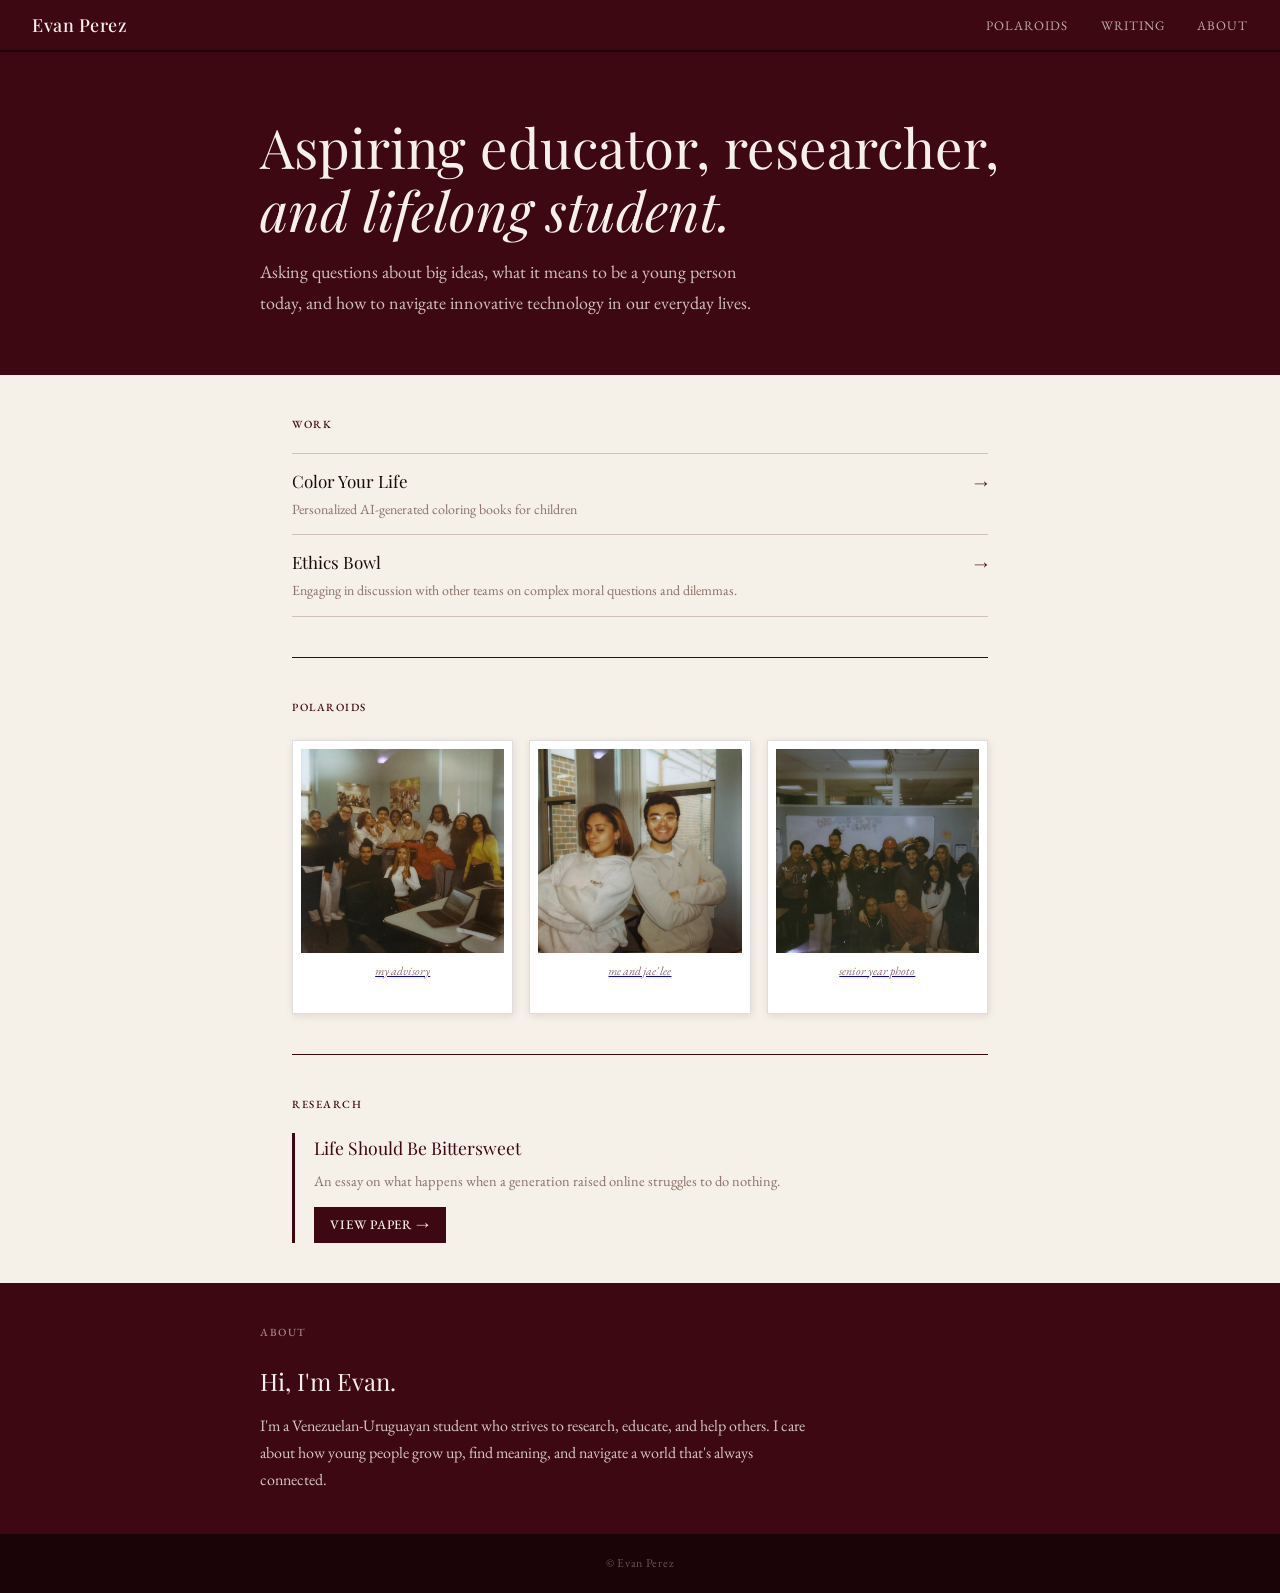
<file: index.html>
<!DOCTYPE html>
<html lang="en">
<head>
  <meta charset="UTF-8" />
  <meta name="viewport" content="width=device-width, initial-scale=1.0" />
  <title>Evan Perez</title>
  <link rel="preconnect" href="https://fonts.googleapis.com" />
  <link href="https://fonts.googleapis.com/css2?family=Playfair+Display:ital,wght@0,400;0,500;1,400&family=EB+Garamond:ital,wght@0,400;0,500;1,400&display=swap" rel="stylesheet" />
  <link rel="stylesheet" href="style.css" />
</head>
<body>

  <nav>
    <a href="index.html" class="wordmark">Evan Perez</a>
    <ul>
      <li><a href="polaroids.html">Polaroids</a></li>
      <li><a href="research.html">Writing</a></li>
      <li><a href="#about">About</a></li>
    </ul>
  </nav>

  <div class="hero">
    <div class="hero-inner">
      <h1>Aspiring educator, researcher,<br><em>and lifelong student.</em></h1>
      <p>Asking questions about big ideas, what it means to be a young person today, and how to navigate innovative technology in our everyday lives.</p>
    </div>
  </div>

  <div class="page">

    <section>
      <div class="section-label">Work</div>
      <div class="project-list">
        <!-- Replace href with your Color Your Life domain, e.g. href="https://coloryourlife.com" -->
        <a class="project-item" href="https://coloryourlife.co" target="_blank">
          <div class="project-item-inner">
            <div class="proj-title">Color Your Life</div>
            <div class="proj-desc">Personalized AI-generated coloring books for children</div>
          </div>
          <span class="proj-arrow">→</span>
        </a>
        <!-- Replace href with a press article or news link about your Ethics Bowl win -->
        <a class="project-item" href="https://brownuniversityadvancement.cmail19.com/t/t-e-wjkktll-jyhyydwa-jh/" target="_blank">
          <div class="project-item-inner">
            <div class="proj-title">Ethics Bowl</div>
            <div class="proj-desc">Engaging in discussion with other teams on complex moral questions and dilemmas.</div>
          </div>
          <span class="proj-arrow">→</span>
        </a>
      </div>
    </section>

    <section>
      <div class="section-label">Polaroids</div>
      <div class="photo-grid">
        <!-- Replace these with your actual images: <img src="images/photo1.jpg" alt="caption"> -->
        <a href="polaroids.html">
          <div class="polaroid"><img src="polaroids/advisory.JPG" alt="advisory"><span>my advisory</span></div>
        </a>
        <a href="polaroids.html">
          <div class="polaroid"><img src="polaroids/jaelee & evan.JPG" alt="jae lee & evan"><span>me and jae' lee</span></div>
        </a>
        <a href="polaroids.html">
          <div class="polaroid"><img src="polaroids/advisory photo.JPG" alt="advisory photo"><span>senior year photo</span></div>
        </a>
      </div>
    </section>

    <section>
      <div class="section-label">Research</div>
      <div class="paper-block">
        <h3>Life Should Be Bittersweet</h3>
        <p>An essay on what happens when a generation raised online struggles to do nothing.</p>
        <a class="read-link" href="research.html">View paper →</a>
      </div>
    </section>

    </div>

  </div>

  <section id="about" style="margin: 0; background: var(--maroon); color: var(--cream); padding: 2.5rem 2rem;">
    <div style="max-width: 760px; margin: 0 auto;">
      <div class="section-label" style="color: rgba(245,240,232,0.55);">About</div>
      <h2 style="color: var(--cream); font-family: 'Playfair Display', serif; font-size: 1.5rem; font-weight: 400; margin-bottom: 0.6rem;">Hi, I'm Evan.</h2>
      <p style="color: rgba(245,240,232,0.82); max-width: 560px;">I'm a Venezuelan-Uruguayan student who strives to research, educate, and help others. I care about how young people grow up, find meaning, and navigate a world that's always connected.</p>
    </div>
  </section>

  <footer>© Evan Perez</footer>

</body>
</html>
</file>
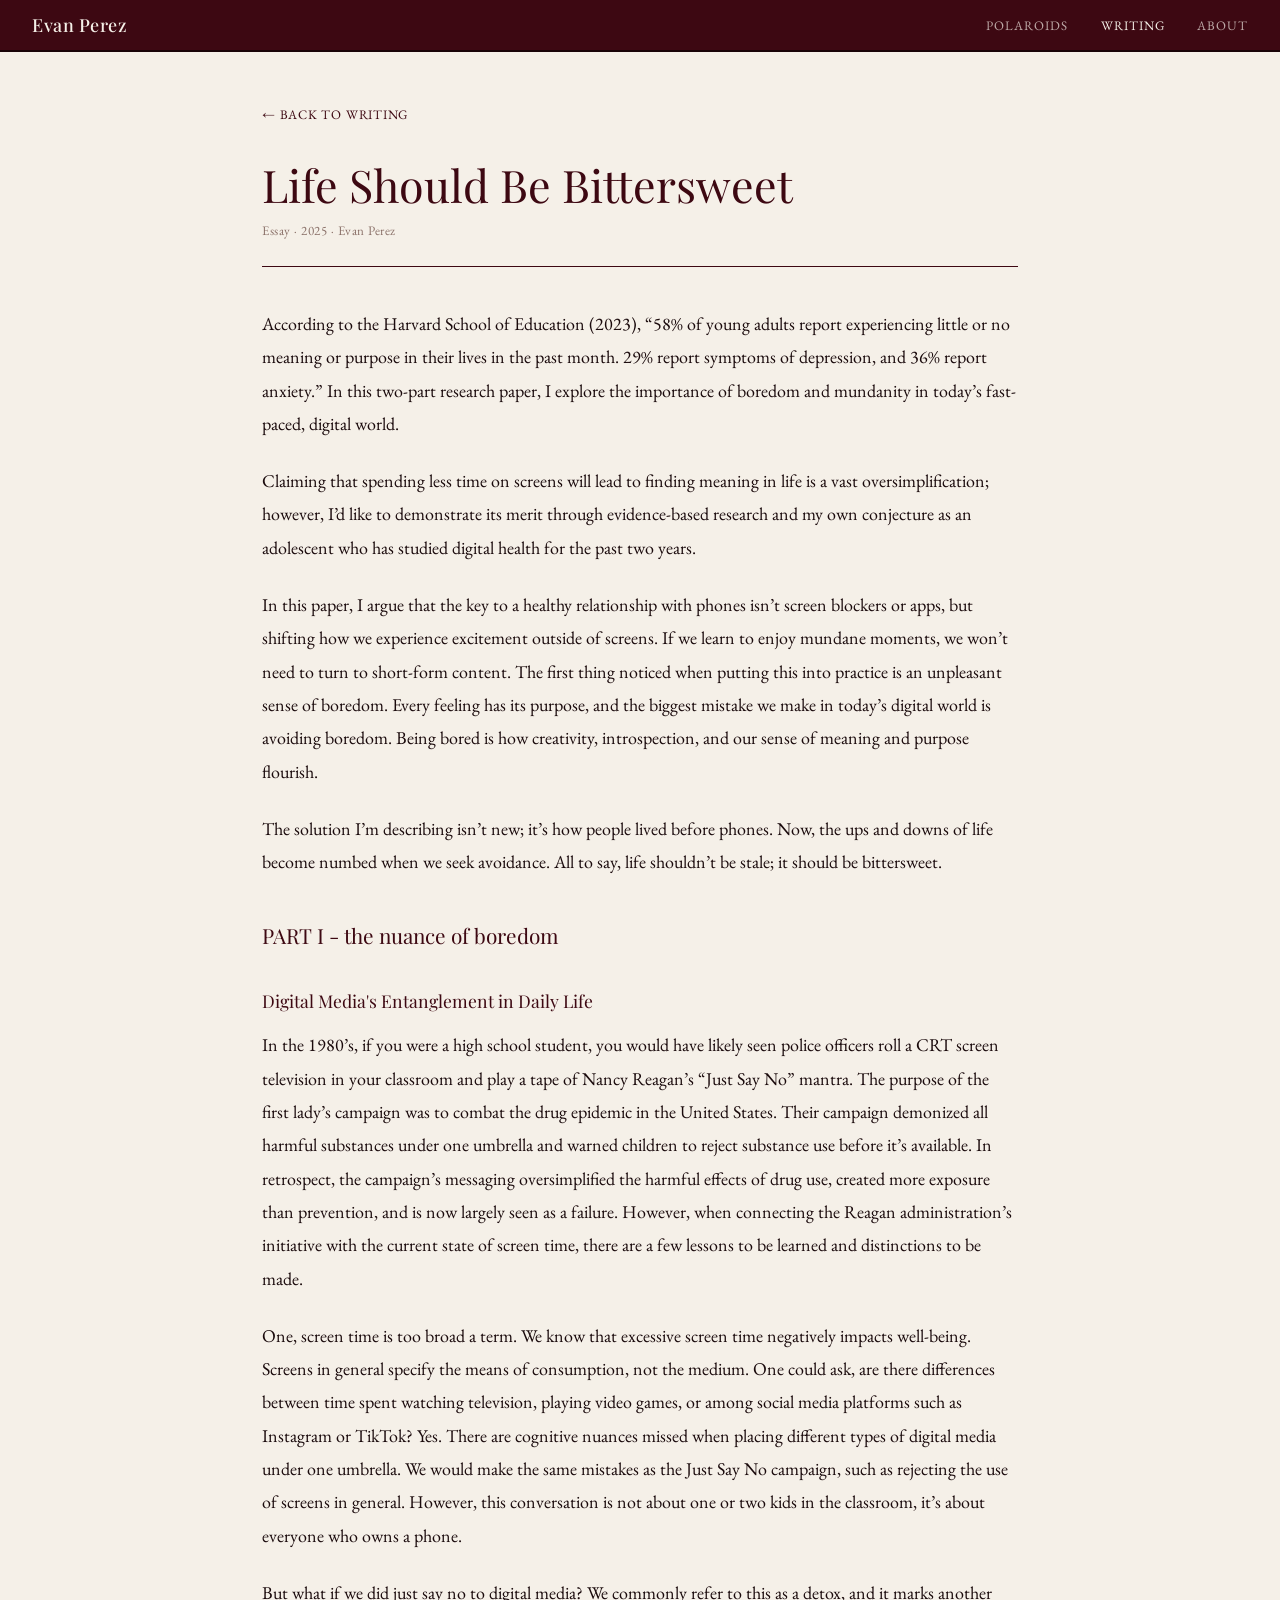
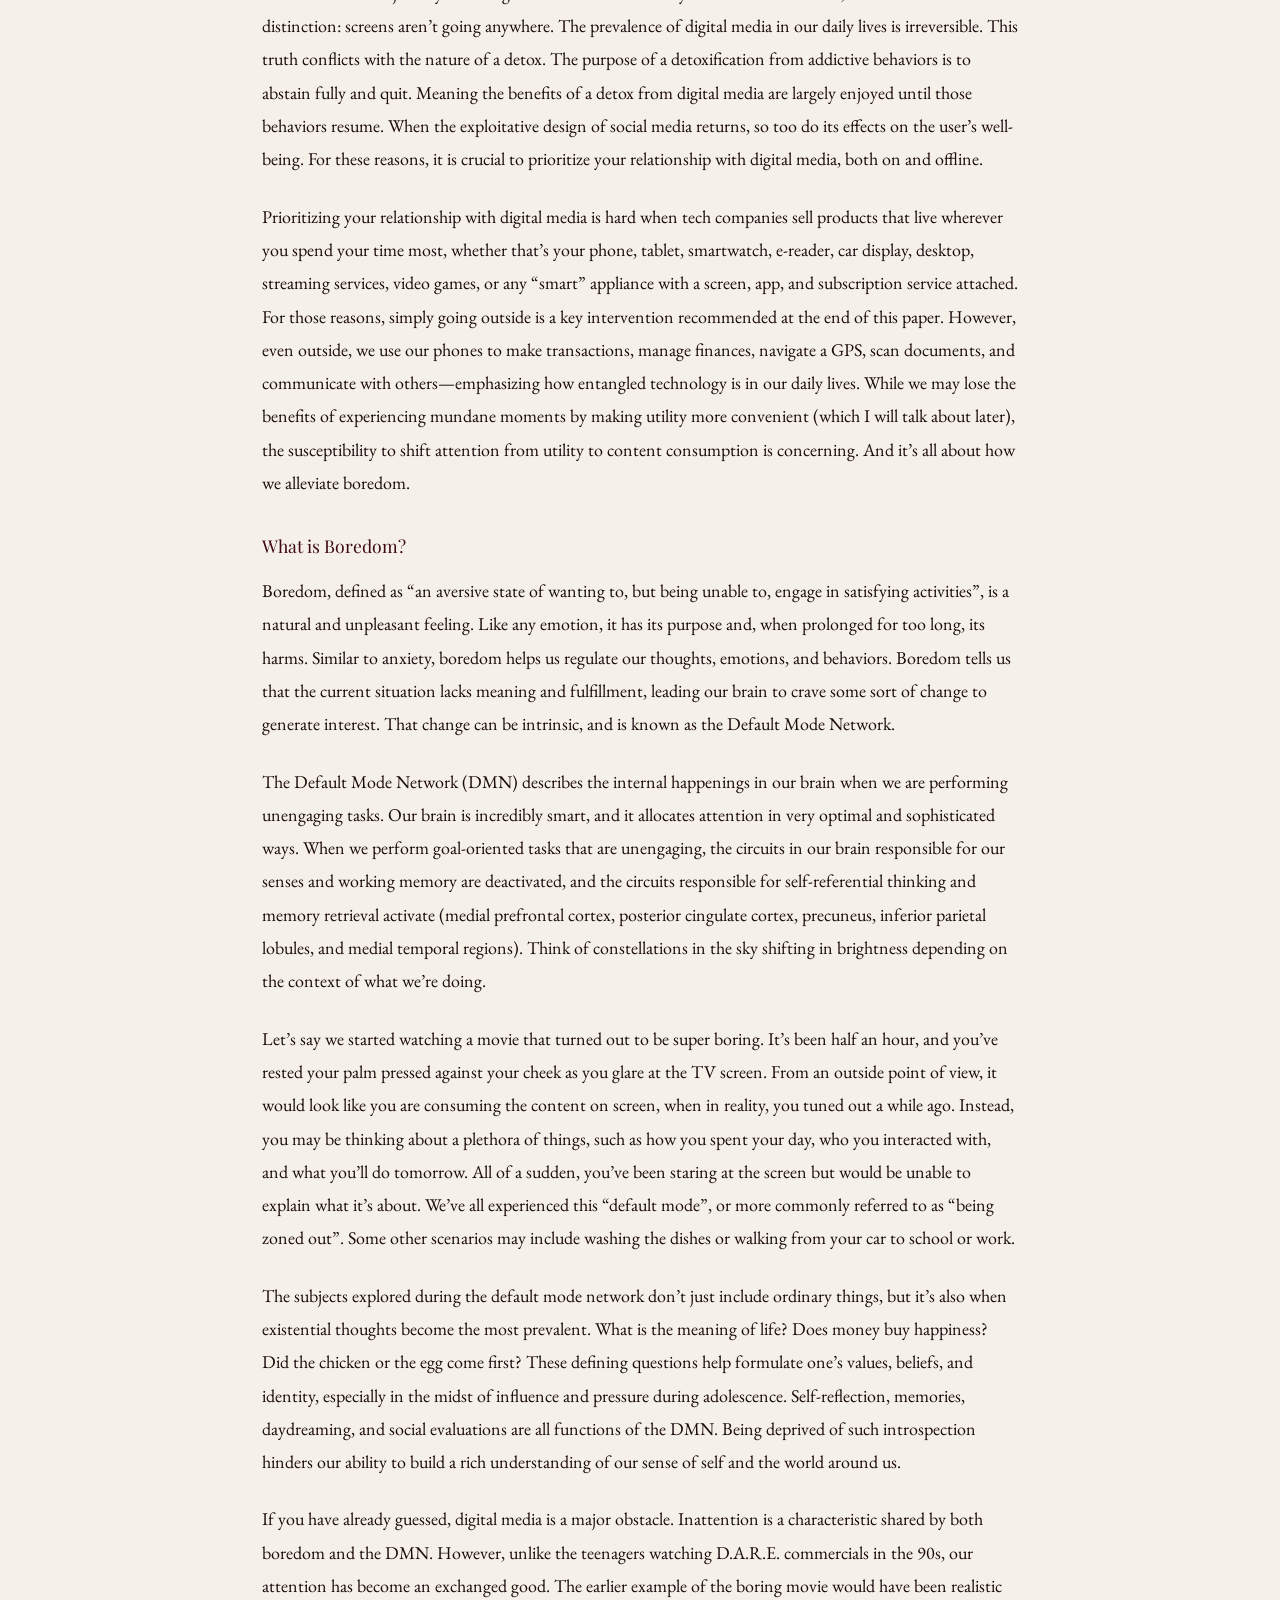
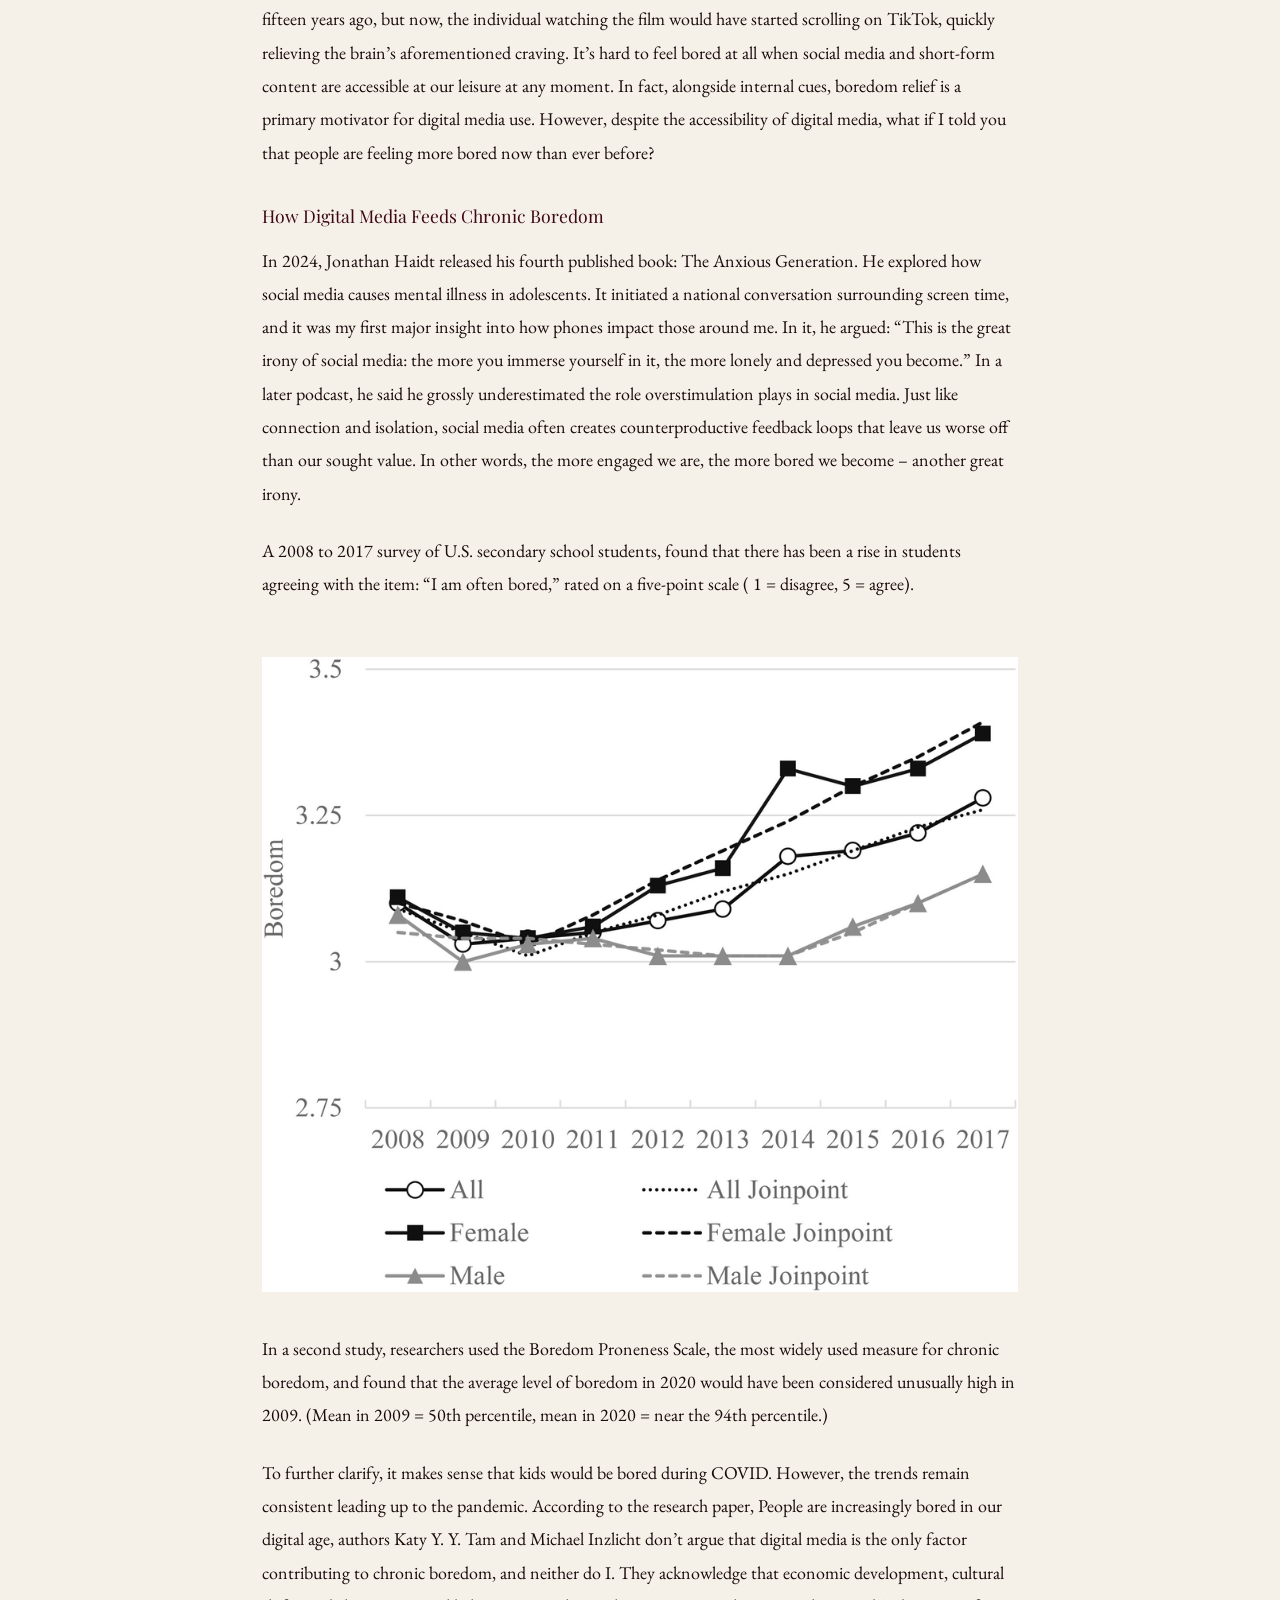
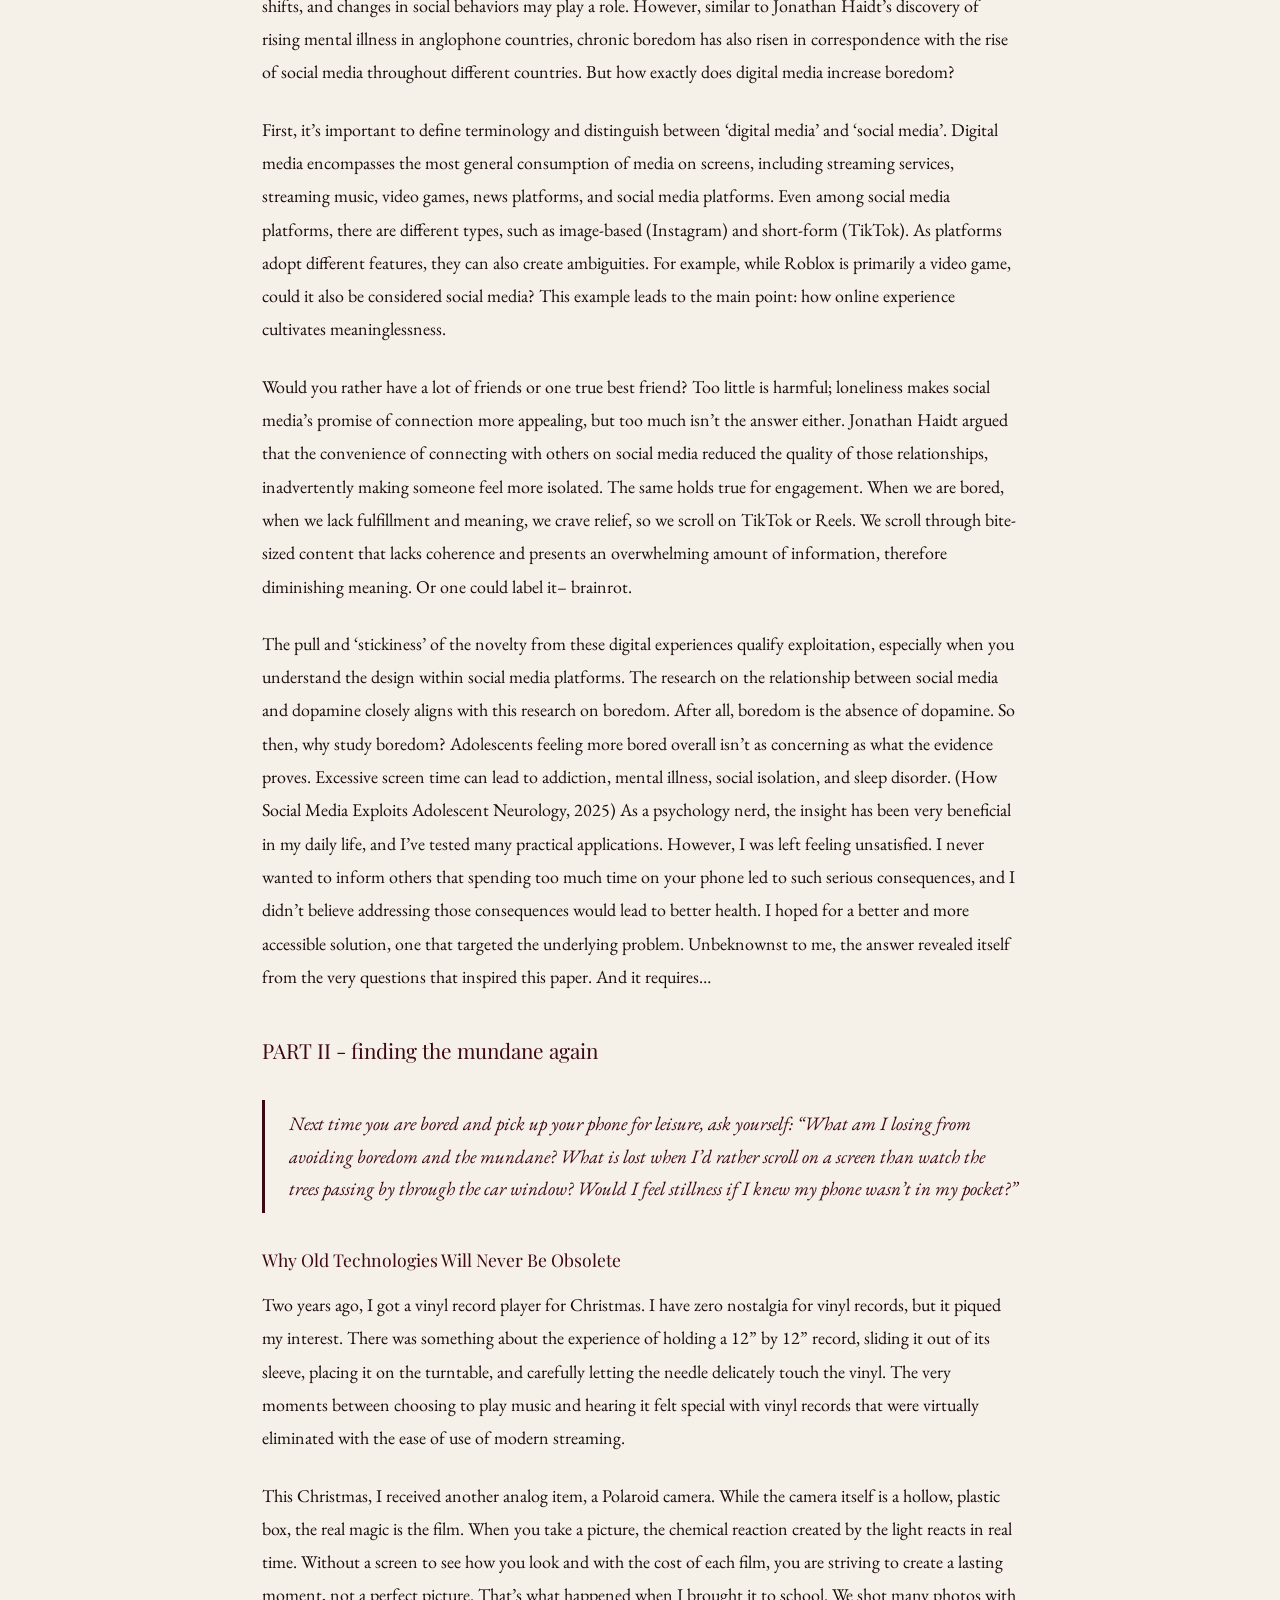
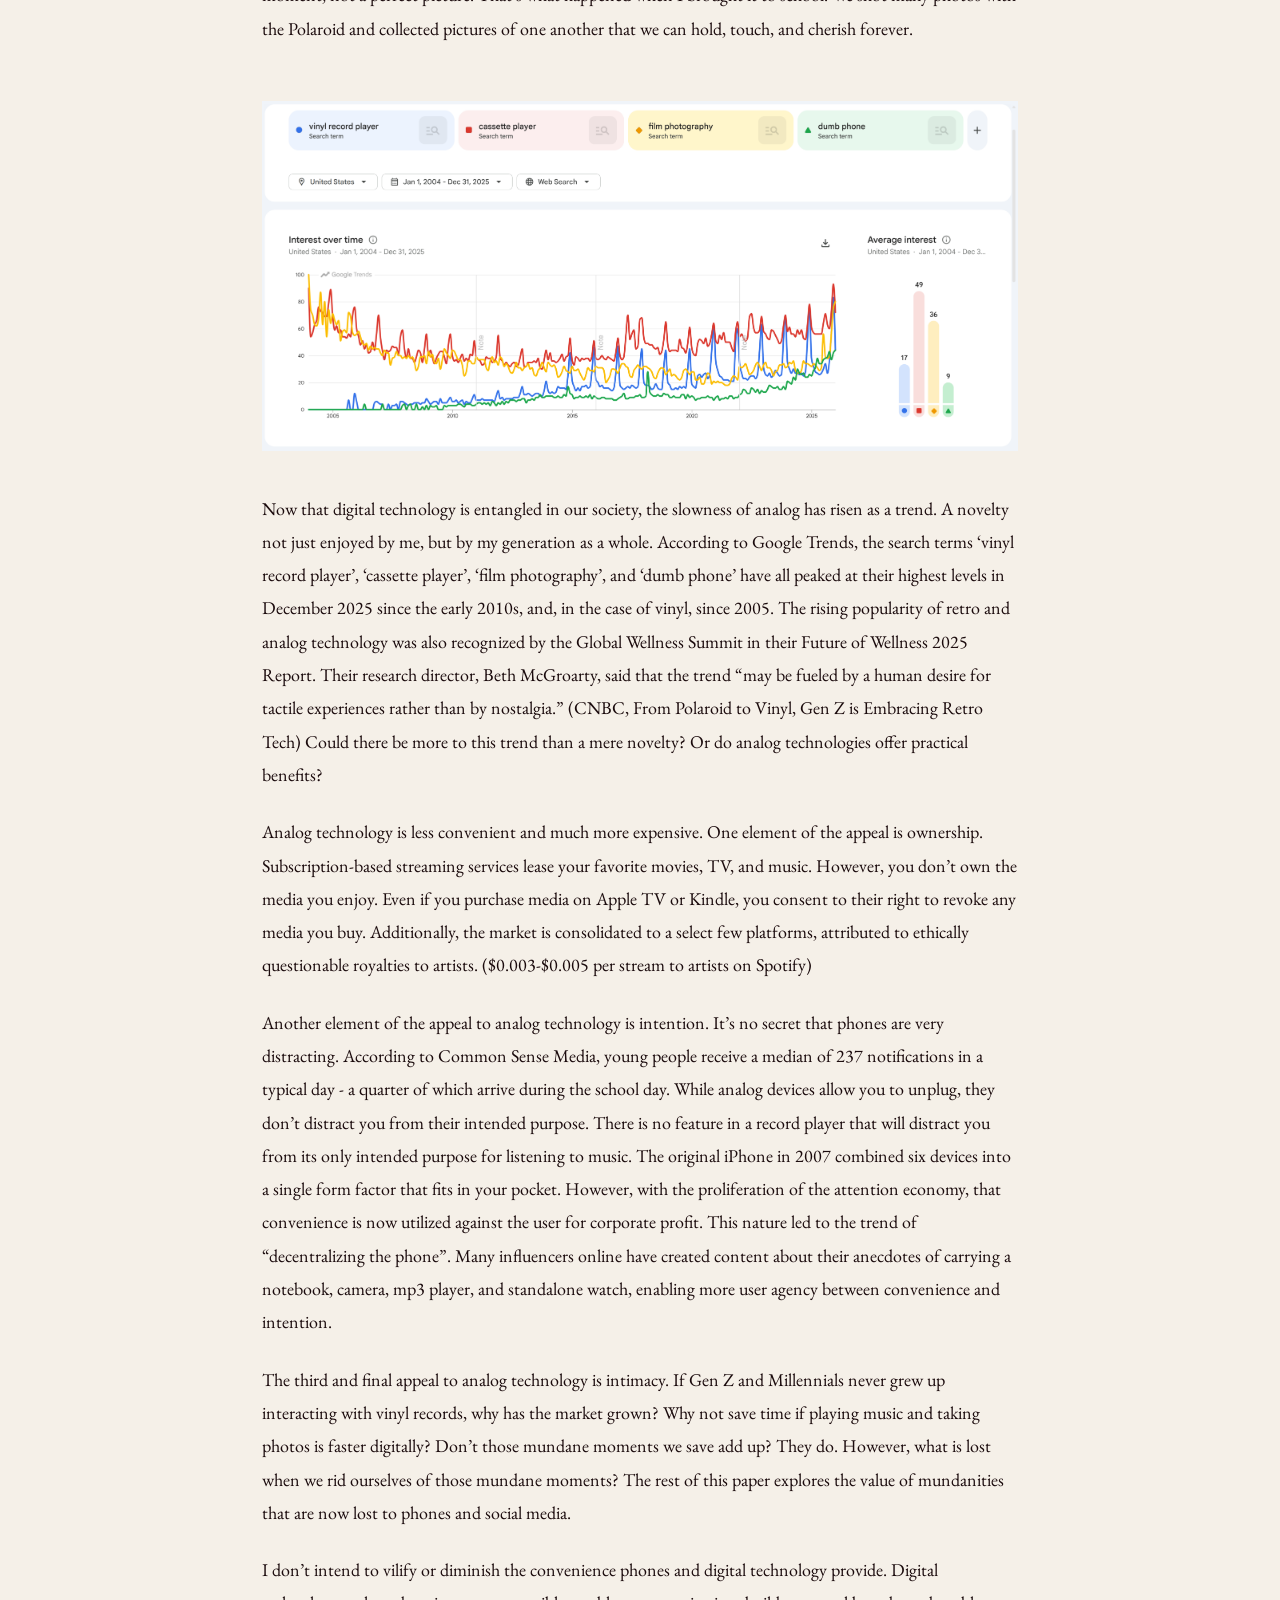
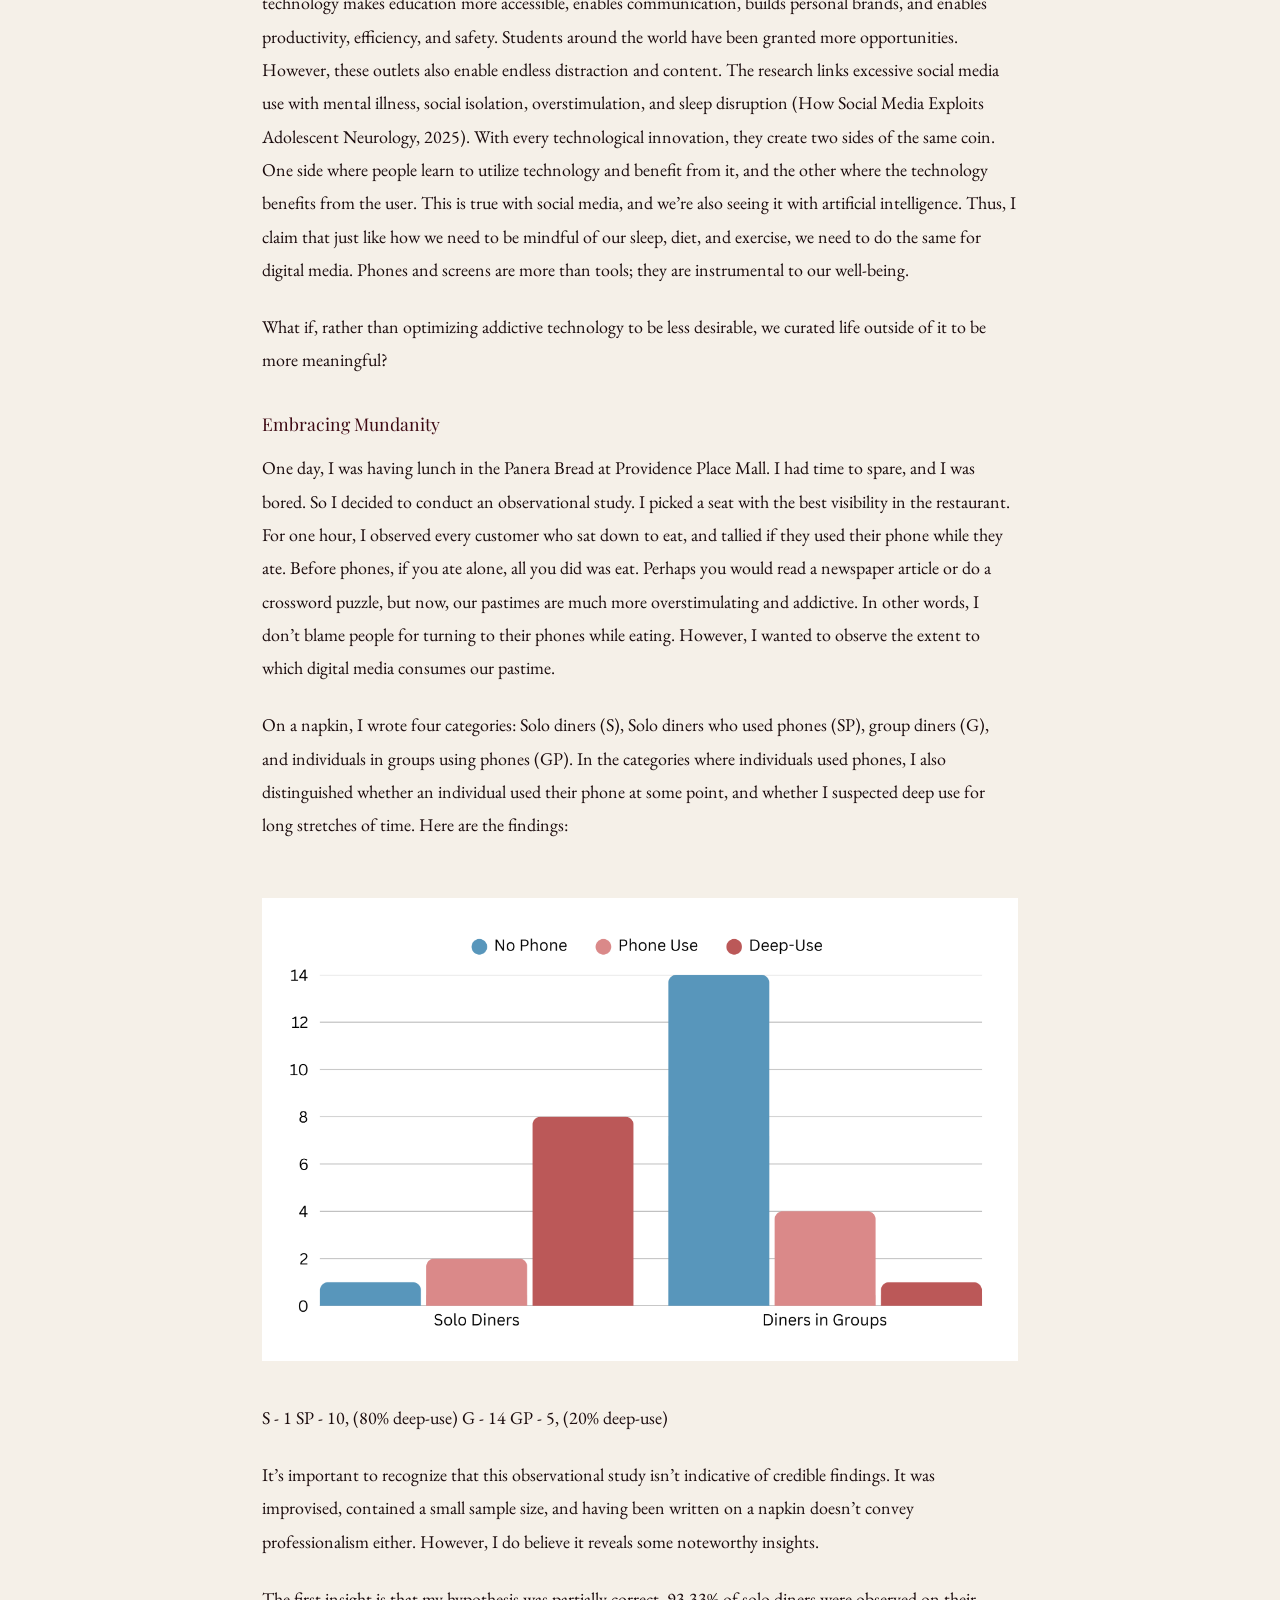
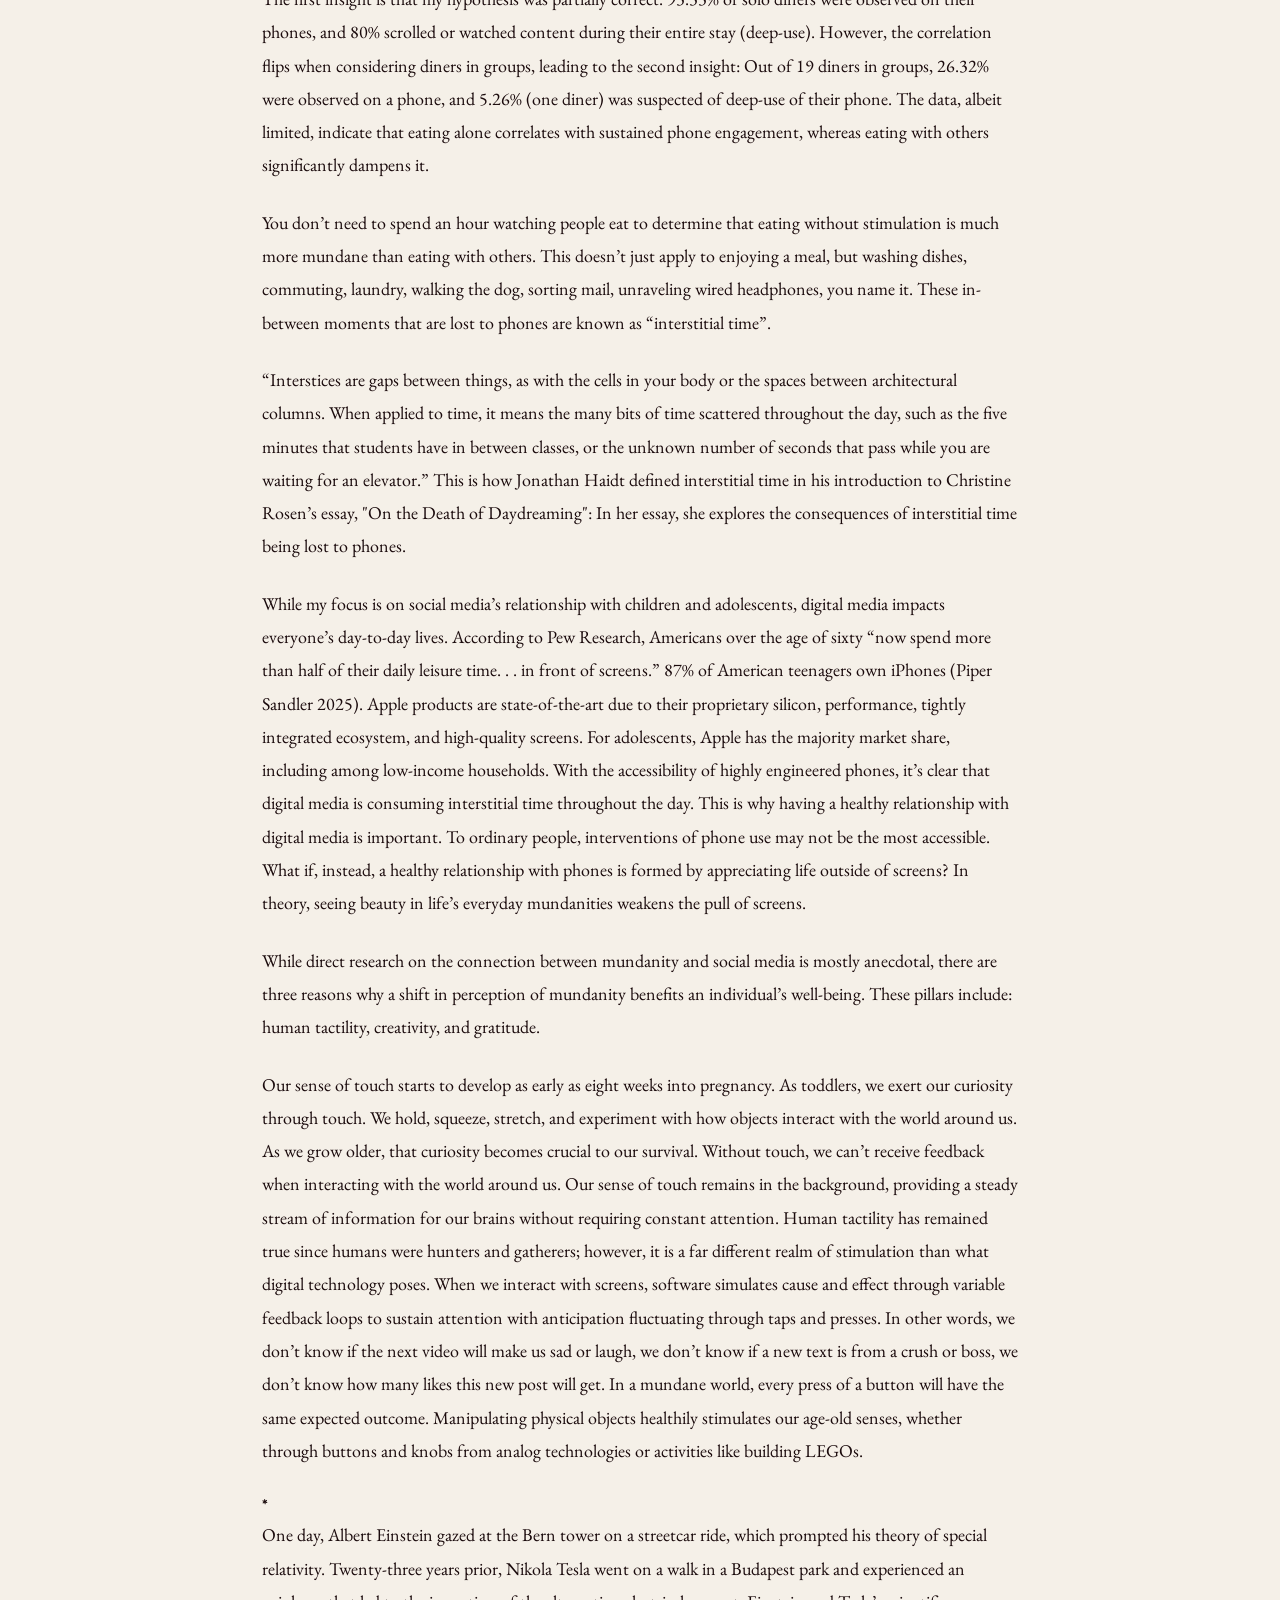
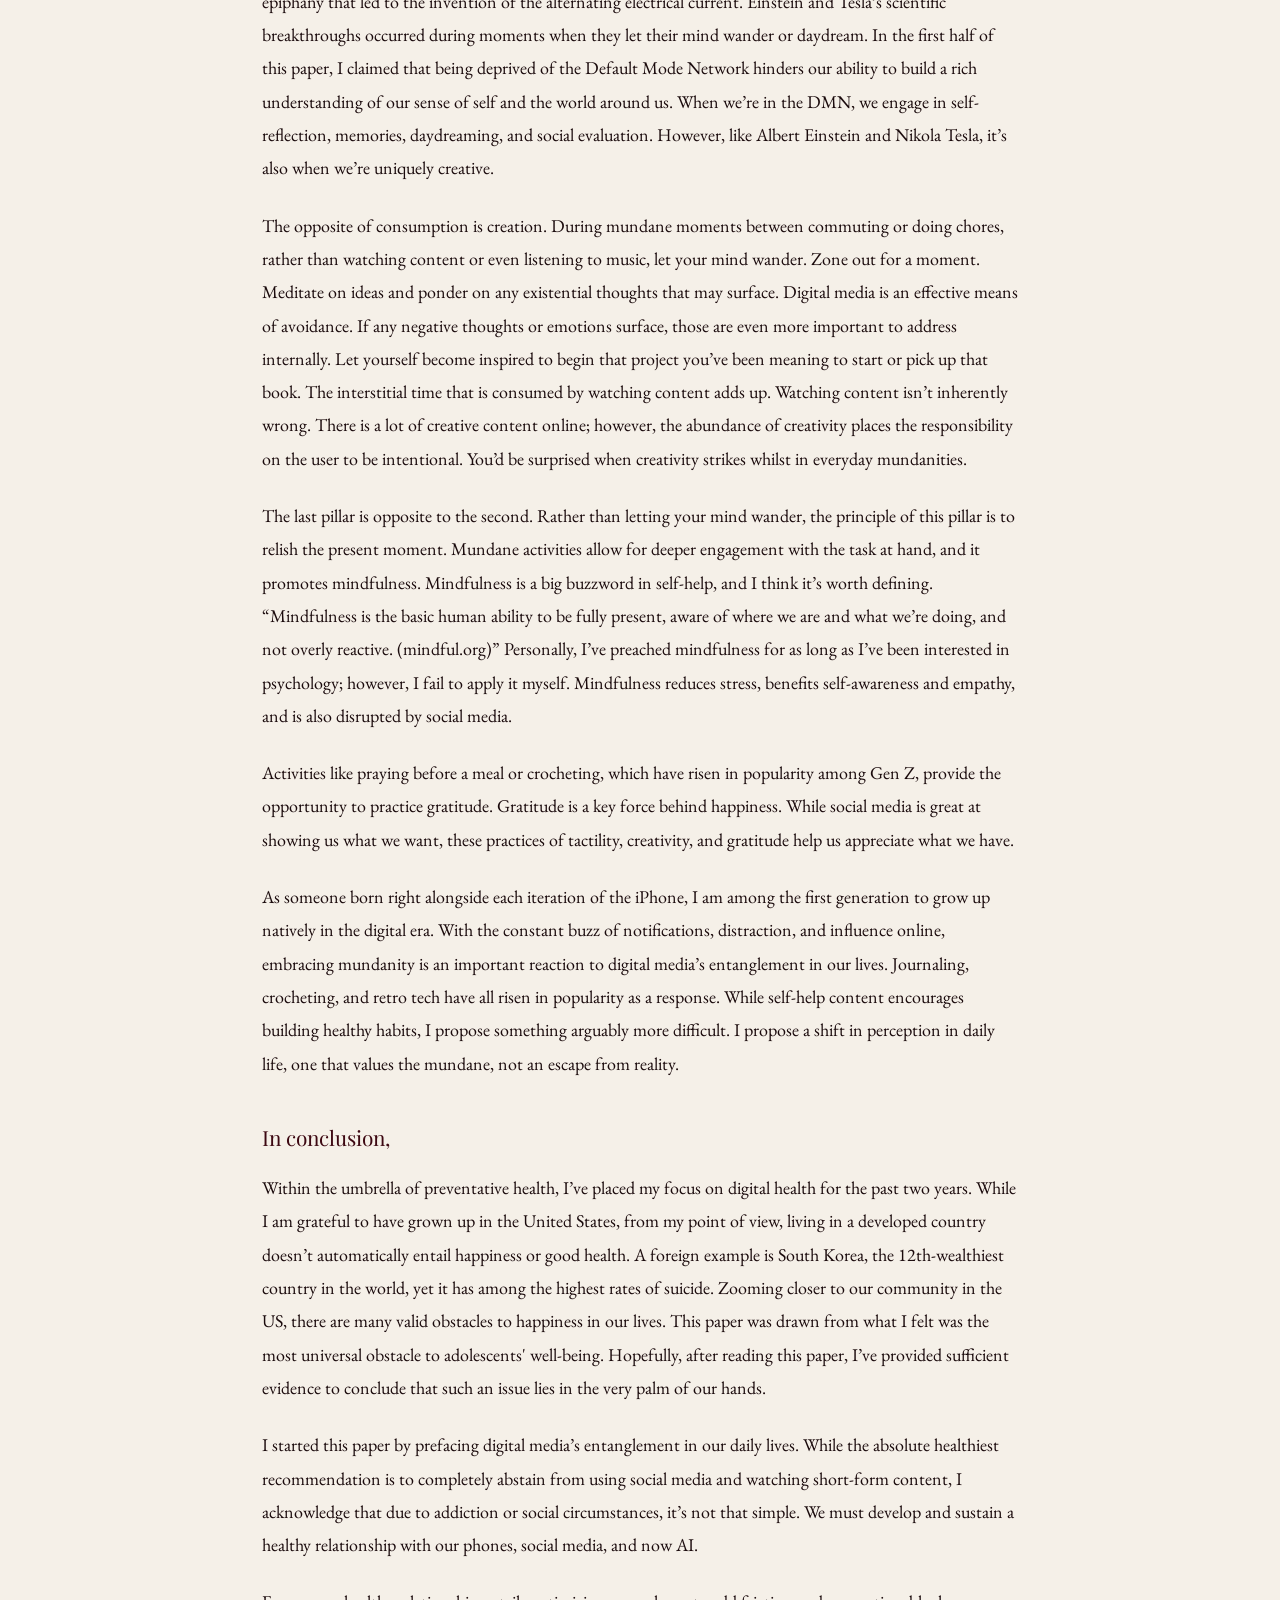
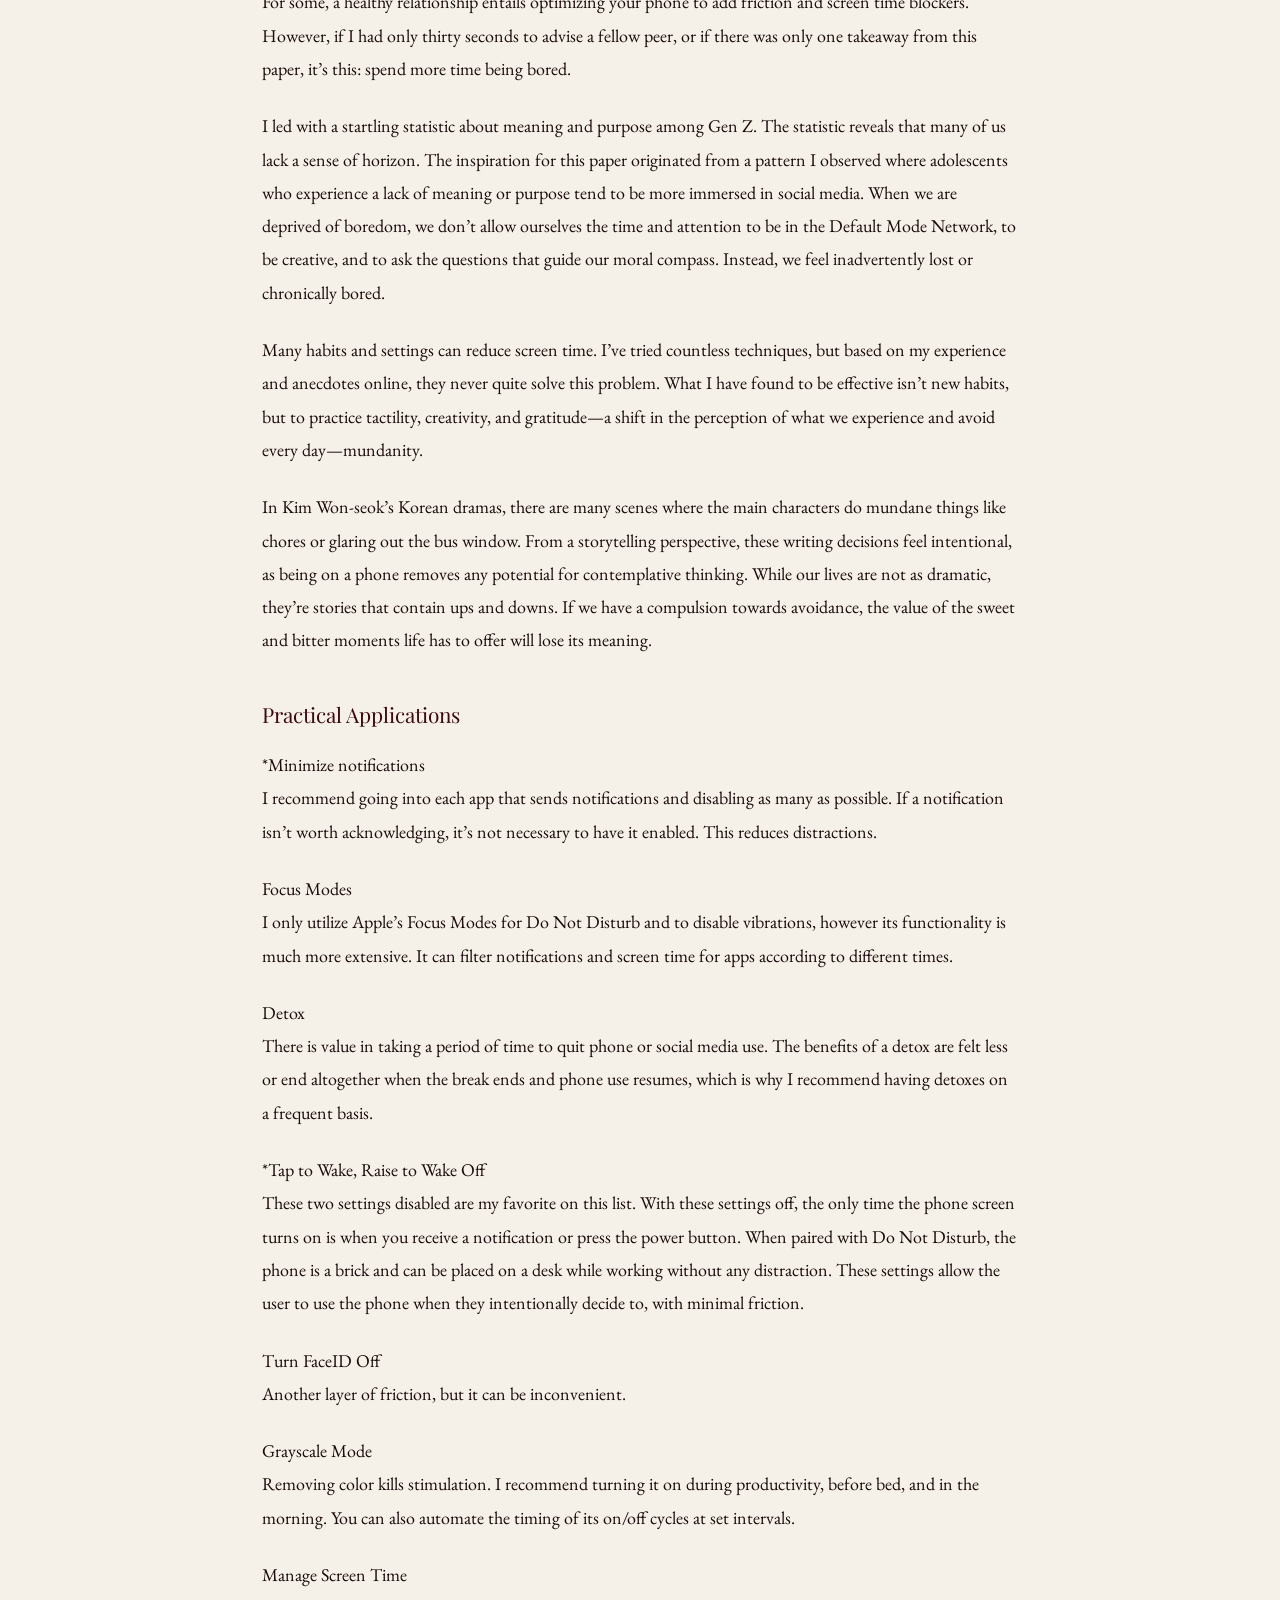
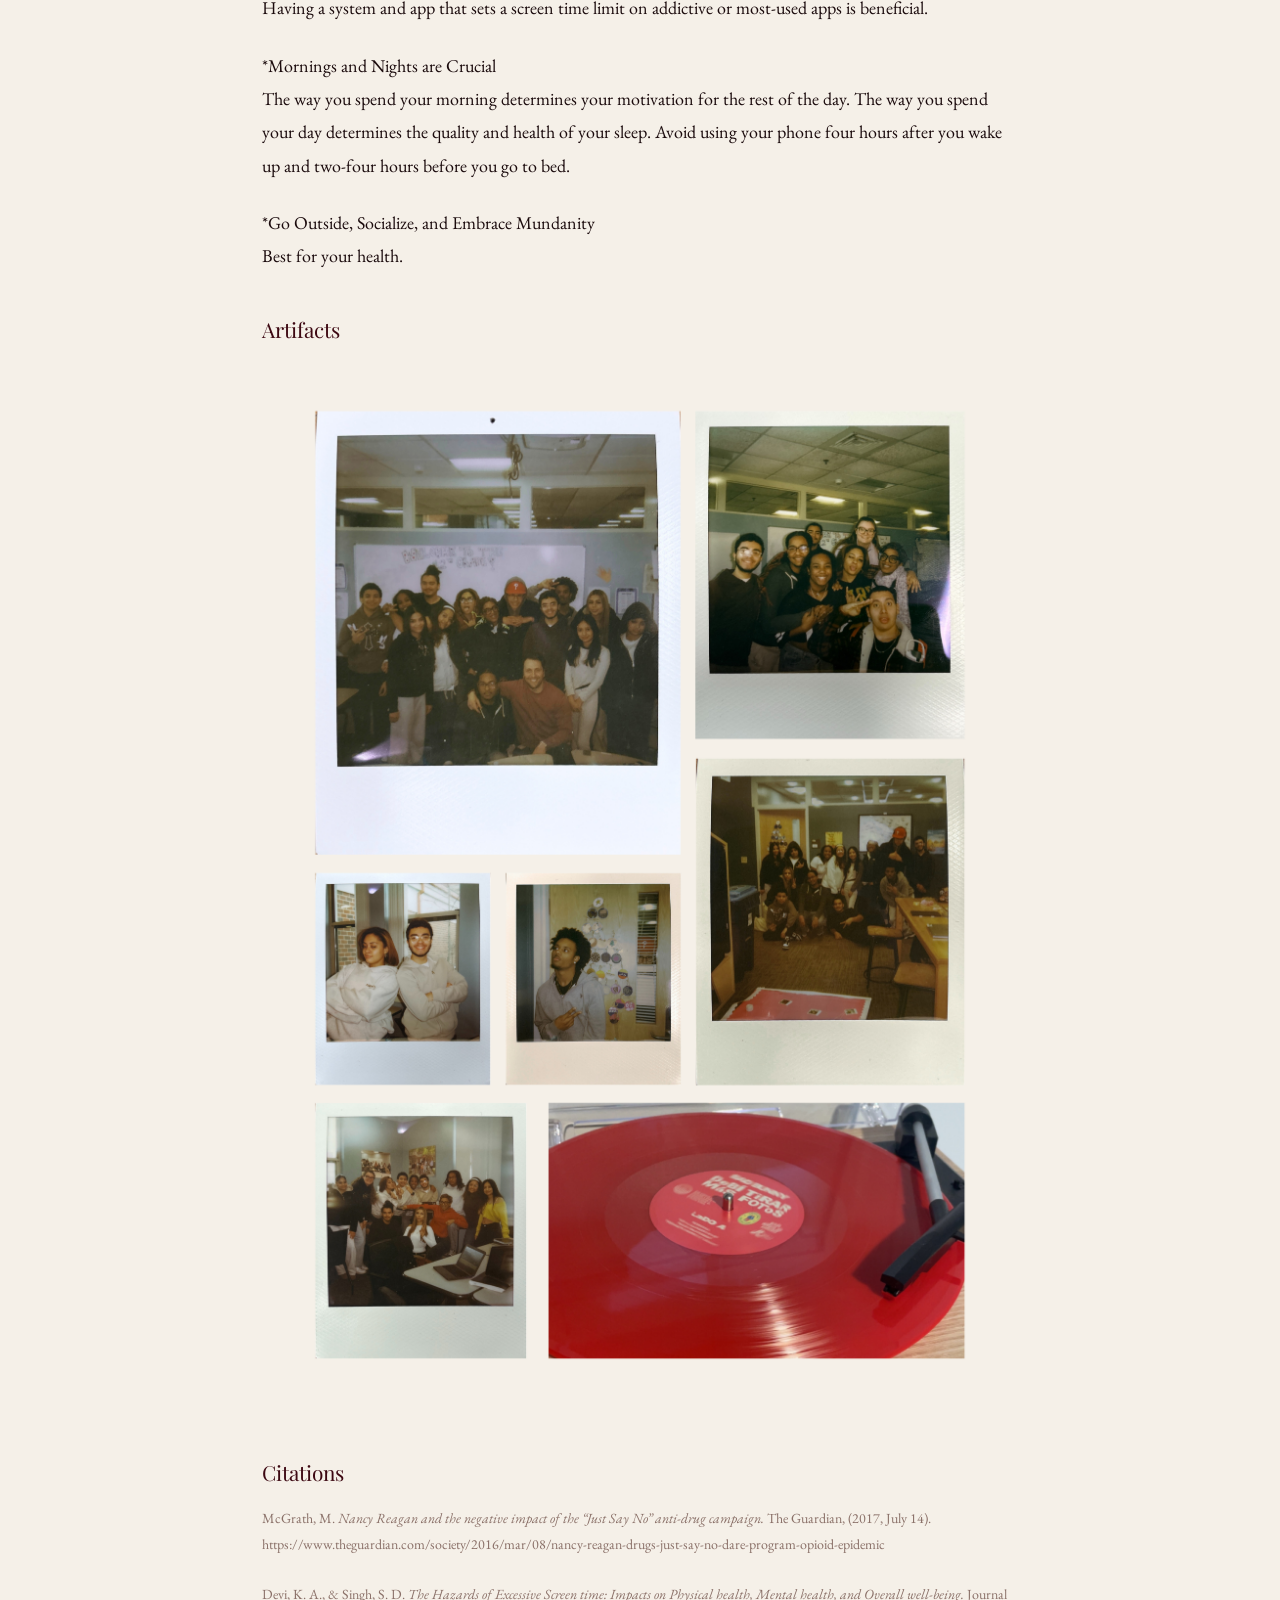
<file: bittersweet.html>
<!DOCTYPE html>
<html lang="en">
<head>
  <meta charset="UTF-8" />
  <meta name="viewport" content="width=device-width, initial-scale=1.0" />
  <title>Life Should Be Bittersweet — Evan Perez</title>
  <link rel="preconnect" href="https://fonts.googleapis.com" />
  <link href="https://fonts.googleapis.com/css2?family=Playfair+Display:ital,wght@0,400;0,500;1,400&family=EB+Garamond:ital,wght@0,400;0,500;1,400&display=swap" rel="stylesheet" />
  <link rel="stylesheet" href="style.css" />
  <style>
    .essay-wrap {
      max-width: 820px;
      margin: 0 auto;
      padding: 3rem 2rem 4rem;
    }

    .essay-wrap .essay-title {
      font-family: 'Playfair Display', Georgia, serif;
      font-size: clamp(1.8rem, 4vw, 2.8rem);
      font-weight: 400;
      line-height: 1.2;
      color: var(--maroon);
      margin-bottom: 0.5rem;
    }

    .essay-wrap .essay-meta {
      font-size: 13px;
      color: var(--muted);
      letter-spacing: 0.04em;
      margin-bottom: 2.5rem;
      padding-bottom: 1.5rem;
      border-bottom: var(--rule);
    }

    .essay-wrap p {
      font-size: 18px;
      line-height: 1.85;
      color: var(--ink);
      margin-bottom: 1.5rem;
      max-width: 100%;
    }

    .essay-wrap h2 {
      font-family: 'Playfair Display', serif;
      font-size: 1.3rem;
      font-weight: 400;
      color: var(--maroon);
      margin: 2.5rem 0 1rem;
    }

    .essay-wrap h3 {
      font-family: 'Playfair Display', serif;
      font-size: 1.1rem;
      font-weight: 400;
      color: var(--maroon);
      margin: 2rem 0 0.8rem;
    }

    .essay-wrap blockquote {
      border-left: 3px solid var(--maroon);
      margin: 2rem 0;
      padding: 0.5rem 0 0.5rem 1.5rem;
      font-style: italic;
      font-size: 19px;
      color: var(--maroon);
    }

    .back-link {
      display: inline-block;
      font-size: 13px;
      letter-spacing: 0.06em;
      text-transform: uppercase;
      color: var(--maroon);
      text-decoration: none;
      margin-bottom: 2rem;
      font-family: 'EB Garamond', serif;
    }

    .back-link:hover { text-decoration: underline; }
  </style>
</head>
<body>

  <nav>
    <a href="index.html" class="wordmark">Evan Perez</a>
    <ul>
      <li><a href="polaroids.html">Polaroids</a></li>
      <li><a href="research.html" class="active">Writing</a></li>
      <li><a href="index.html#about">About</a></li>
    </ul>
  </nav>

  <div class="essay-wrap">

    <a class="back-link" href="research.html">← Back to writing</a>

    <h1 class="essay-title">Life Should Be Bittersweet</h1>
    <div class="essay-meta">Essay · 2025 · Evan Perez</div>

    <!--
    ============================================================
    HOW TO ADD YOUR ESSAY:

    Each paragraph goes inside <p> tags like this:
      <p>Your paragraph text here.</p>

    For section headings, use:
      <h2>Your Section Title</h2>

    For a pull quote or emphasized line, use:
      <blockquote>The sentence you want to stand out.</blockquote>

    Just paste your essay below, wrapping each paragraph in <p> tags.
    Delete these placeholder paragraphs when you're ready.
    ============================================================
    -->

    <p>According to the Harvard School of Education (2023), “58% of young adults report experiencing little or no meaning or purpose in their lives in the past month. 29% report symptoms of depression, and 36% report anxiety.” In this two-part research paper, I explore the importance of boredom and mundanity in today’s fast-paced, digital world.</p>

    <p>Claiming that spending less time on screens will lead to finding meaning in life is a vast oversimplification; however, I’d like to demonstrate its merit through evidence-based research and my own conjecture as an adolescent who has studied digital health for the past two years. </p>

    <p>In this paper, I argue that the key to a healthy relationship with phones isn’t screen blockers or apps, but shifting how we experience excitement outside of screens. If we learn to enjoy mundane moments, we won’t need to turn to short-form content. The first thing noticed when putting this into practice is an unpleasant sense of boredom. Every feeling has its purpose, and the biggest mistake we make in today’s digital world is avoiding boredom. Being bored is how creativity, introspection, and our sense of meaning and purpose flourish. </p>

    <p>The solution I’m describing isn’t new; it’s how people lived before phones. Now, the ups and downs of life become numbed when we seek avoidance. All to say, life shouldn’t be stale; it should be bittersweet. </p>

    <h2>PART I - the nuance of boredom</h2>

    <h3>Digital Media's Entanglement in Daily Life</h3>

    <p>In the 1980’s, if you were a high school student, you would have likely seen police officers roll a CRT screen television in your classroom and play a tape of Nancy Reagan’s “Just Say No” mantra. The purpose of the first lady’s campaign was to combat the drug epidemic in the United States. Their campaign demonized all harmful substances under one umbrella and warned children to reject substance use before it’s available. In retrospect, the campaign’s messaging oversimplified the harmful effects of drug use, created more exposure than prevention, and is now largely seen as a failure. However, when connecting the Reagan administration’s initiative with the current state of screen time, there are a few lessons to be learned and distinctions to be made.</p>

    <p>One, screen time is too broad a term. We know that excessive screen time negatively impacts well-being. Screens in general specify the means of consumption, not the medium. One could ask, are there differences between time spent watching television, playing video games, or among social media platforms such as Instagram or TikTok? Yes. There are cognitive nuances missed when placing different types of digital media under one umbrella. We would make the same mistakes as the Just Say No campaign, such as rejecting the use of screens in general. However, this conversation is not about one or two kids in the classroom, it’s about everyone who owns a phone. </p>

    <p>But what if we did just say no to digital media? We commonly refer to this as a detox, and it marks another distinction: screens aren’t going anywhere. The prevalence of digital media in our daily lives is irreversible. This truth conflicts with the nature of a detox. The purpose of a detoxification from addictive behaviors is to abstain fully and quit. Meaning the benefits of a detox from digital media are largely enjoyed until those behaviors resume. When the exploitative design of social media returns, so too do its effects on the user’s well-being. For these reasons, it is crucial to prioritize your relationship with digital media, both on and offline. </p>

    <p>Prioritizing your relationship with digital media is hard when tech companies sell products that live wherever you spend your time most, whether that’s your phone, tablet, smartwatch, e-reader, car display, desktop, streaming services, video games, or any “smart” appliance with a screen, app, and subscription service attached. For those reasons, simply going outside is a key intervention recommended at the end of this paper. However, even outside, we use our phones to make transactions, manage finances, navigate a GPS, scan documents, and communicate with others—emphasizing how entangled technology is in our daily lives. While we may lose the benefits of experiencing mundane moments by making utility more convenient (which I will talk about later), the susceptibility to shift attention from utility to content consumption is concerning. And it’s all about how we alleviate boredom. </p>

    <h3>What is Boredom?</h3>

    <p>Boredom, defined as “an aversive state of wanting to, but being unable to, engage in satisfying activities”, is a natural and unpleasant feeling. Like any emotion, it has its purpose and, when prolonged for too long, its harms. Similar to anxiety, boredom helps us regulate our thoughts, emotions, and behaviors. Boredom tells us that the current situation lacks meaning and fulfillment, leading our brain to crave some sort of change to generate interest. That change can be intrinsic, and is known as the Default Mode Network. </p>

    <p>The Default Mode Network (DMN) describes the internal happenings in our brain when we are performing unengaging tasks. Our brain is incredibly smart, and it allocates attention in very optimal and sophisticated ways. When we perform goal-oriented tasks that are unengaging, the circuits in our brain responsible for our senses and working memory are deactivated, and the circuits responsible for self-referential thinking and memory retrieval activate (medial prefrontal cortex, posterior cingulate cortex, precuneus, inferior parietal lobules, and medial temporal regions). Think of constellations in the sky shifting in brightness depending on the context of what we’re doing. </p>

    <p>Let’s say we started watching a movie that turned out to be super boring. It’s been half an hour, and you’ve rested your palm pressed against your cheek as you glare at the TV screen. From an outside point of view, it would look like you are consuming the content on screen, when in reality, you tuned out a while ago. Instead, you may be thinking about a plethora of things, such as how you spent your day, who you interacted with, and what you’ll do tomorrow. All of a sudden, you’ve been staring at the screen but would be unable to explain what it’s about. We’ve all experienced this “default mode”, or more commonly referred to as “being zoned out”. Some other scenarios may include washing the dishes or walking from your car to school or work. </p>

    <p>The subjects explored during the default mode network don’t just include ordinary things, but it’s also when existential thoughts become the most prevalent. What is the meaning of life? Does money buy happiness? Did the chicken or the egg come first? These defining questions help formulate one’s values, beliefs, and identity, especially in the midst of influence and pressure during adolescence. Self-reflection, memories, daydreaming, and social evaluations are all functions of the DMN. Being deprived of such introspection hinders our ability to build a rich understanding of our sense of self and the world around us. </p>

    <p>If you have already guessed, digital media is a major obstacle. Inattention is a characteristic shared by both boredom and the DMN. However, unlike the teenagers watching D.A.R.E. commercials in the 90s, our attention has become an exchanged good. The earlier example of the boring movie would have been realistic fifteen years ago, but now, the individual watching the film would have started scrolling on TikTok, quickly relieving the brain’s aforementioned craving. It’s hard to feel bored at all when social media and short-form content are accessible at our leisure at any moment. In fact, alongside internal cues, boredom relief is a primary motivator for digital media use. However, despite the accessibility of digital media, what if I told you that people are feeling more bored now than ever before? </p>

    <h3>How Digital Media Feeds Chronic Boredom</h3>

    <p>In 2024, Jonathan Haidt released his fourth published book: The Anxious Generation. He explored how social media causes mental illness in adolescents. It initiated a national conversation surrounding screen time, and it was my first major insight into how phones impact those around me. In it, he argued: “This is the great irony of social media: the more you immerse yourself in it, the more lonely and depressed you become.” In a later podcast, he said he grossly underestimated the role overstimulation plays in social media. Just like connection and isolation, social media often creates counterproductive feedback loops that leave us worse off than our sought value. In other words, the more engaged we are, the more bored we become – another great irony. </p>

    <p>A 2008 to 2017 survey of U.S. secondary school students, found that there has been a rise in students agreeing with the item: “I am often bored,” rated on a five-point scale ( 1 = disagree, 5 = agree). </p>

    <!-- paste image here -->
     <img src="images/boredom.png" alt="Boredom Graph" style="width: 100%; margin: 2rem 0;">

    <p>In a second study, researchers used the Boredom Proneness Scale, the most widely used measure for chronic boredom, and found that the average level of boredom in 2020 would have been considered unusually high in 2009. (Mean in 2009 = 50th percentile, mean in 2020 = near the 94th percentile.) </p>

    <p>To further clarify, it makes sense that kids would be bored during COVID. However, the trends remain consistent leading up to the pandemic. According to the research paper, People are increasingly bored in our digital age, authors Katy Y. Y. Tam and Michael Inzlicht don’t argue that digital media is the only factor contributing to chronic boredom, and neither do I. They acknowledge that economic development, cultural shifts, and changes in social behaviors may play a role. However, similar to Jonathan Haidt’s discovery of rising mental illness in anglophone countries, chronic boredom has also risen in correspondence with the rise of social media throughout different countries. But how exactly does digital media increase boredom?</p>

    <p>First, it’s important to define terminology and distinguish between ‘digital media’ and ‘social media’. Digital media encompasses the most general consumption of media on screens, including streaming services, streaming music, video games, news platforms, and social media platforms. Even among social media platforms, there are different types, such as image-based (Instagram) and short-form (TikTok). As platforms adopt different features, they can also create ambiguities. For example, while Roblox is primarily a video game, could it also be considered social media? This example leads to the main point: how online experience cultivates meaninglessness. </p>

    <p>Would you rather have a lot of friends or one true best friend? Too little is harmful; loneliness makes social media’s promise of connection more appealing, but too much isn’t the answer either. Jonathan Haidt argued that the convenience of connecting with others on social media reduced the quality of those relationships, inadvertently making someone feel more isolated. The same holds true for engagement. When we are bored, when we lack fulfillment and meaning, we crave relief, so we scroll on TikTok or Reels. We scroll through bite-sized content that lacks coherence and presents an overwhelming amount of information, therefore diminishing meaning. Or one could label it– brainrot. </p>

    <p>The pull and ‘stickiness’ of the novelty from these digital experiences qualify exploitation, especially when you understand the design within social media platforms. The research on the relationship between social media and dopamine closely aligns with this research on boredom. After all, boredom is the absence of dopamine. So then, why study boredom? Adolescents feeling more bored overall isn’t as concerning as what the evidence proves. Excessive screen time can lead to addiction, mental illness, social isolation, and sleep disorder. (How Social Media Exploits Adolescent Neurology, 2025) As a psychology nerd, the insight has been very beneficial in my daily life, and I’ve tested many practical applications. However, I was left feeling unsatisfied. I never wanted to inform others that spending too much time on your phone led to such serious consequences, and I didn’t believe addressing those consequences would lead to better health. I hoped for a better and more accessible solution, one that targeted the underlying problem. Unbeknownst to me, the answer revealed itself from the very questions that inspired this paper. And it requires… </p>

    <h2>PART II - finding the mundane again</h2>

    <blockquote>Next time you are bored and pick up your phone for leisure, ask yourself: “What am I losing from avoiding boredom and the mundane? What is lost when I’d rather scroll on a screen than watch the trees passing by through the car window? Would I feel stillness if I knew my phone wasn’t in my pocket?”</blockquote>

    <h3>Why Old Technologies Will Never Be Obsolete</h3>
    
    <p>Two years ago, I got a vinyl record player for Christmas. I have zero nostalgia for vinyl records, but it piqued my interest. There was something about the experience of holding a 12” by 12” record, sliding it out of its sleeve, placing it on the turntable, and carefully letting the needle delicately touch the vinyl. The very moments between choosing to play music and hearing it felt special with vinyl records that were virtually eliminated with the ease of use of modern streaming.</p>

    <p>This Christmas, I received another analog item, a Polaroid camera. While the camera itself is a hollow, plastic box, the real magic is the film. When you take a picture, the chemical reaction created by the light reacts in real time. Without a screen to see how you look and with the cost of each film, you are striving to create a lasting moment, not a perfect picture. That’s what happened when I brought it to school. We shot many photos with the Polaroid and collected pictures of one another that we can hold, touch, and cherish forever. </p>

    <!-- paste image here -->
     <img src="images/googletrends.png" alt="Google Trends" style="width: 100%; margin: 2rem 0;">

    <p>Now that digital technology is entangled in our society, the slowness of analog has risen as a trend. A novelty not just enjoyed by me, but by my generation as a whole. According to Google Trends, the search terms ‘vinyl record player’, ‘cassette player’, ‘film photography’, and ‘dumb phone’ have all peaked at their highest levels in December 2025 since the early 2010s, and, in the case of vinyl, since 2005. The rising popularity of retro and analog technology was also recognized by the Global Wellness Summit in their Future of Wellness 2025 Report. Their research director, Beth McGroarty, said that the trend “may be fueled by a human desire for tactile experiences rather than by nostalgia.” (CNBC, From Polaroid to Vinyl, Gen Z is Embracing Retro Tech) Could there be more to this trend than a mere novelty? Or do analog technologies offer practical benefits? </p>

    <p>Analog technology is less convenient and much more expensive. One element of the appeal is ownership. Subscription-based streaming services lease your favorite movies, TV, and music. However, you don’t own the media you enjoy. Even if you purchase media on Apple TV or Kindle, you consent to their right to revoke any media you buy. Additionally, the market is consolidated to a select few platforms, attributed to ethically questionable royalties to artists. ($0.003-$0.005 per stream to artists on Spotify) </p>

    <p>Another element of the appeal to analog technology is intention. It’s no secret that phones are very distracting. According to Common Sense Media, young people receive a median of 237 notifications in a typical day - a quarter of which arrive during the school day. While analog devices allow you to unplug, they don’t distract you from their intended purpose. There is no feature in a record player that will distract you from its only intended purpose for listening to music. The original iPhone in 2007 combined six devices into a single form factor that fits in your pocket. However, with the proliferation of the attention economy, that convenience is now utilized against the user for corporate profit. This nature led to the trend of “decentralizing the phone”. Many influencers online have created content about their anecdotes of carrying a notebook, camera, mp3 player, and standalone watch, enabling more user agency between convenience and intention. </p>

    <p>The third and final appeal to analog technology is intimacy. If Gen Z and Millennials never grew up interacting with vinyl records, why has the market grown? Why not save time if playing music and taking photos is faster digitally? Don’t those mundane moments we save add up? They do. However, what is lost when we rid ourselves of those mundane moments? The rest of this paper explores the value of mundanities that are now lost to phones and social media. </p>

    <p>I don’t intend to vilify or diminish the convenience phones and digital technology provide. Digital technology makes education more accessible, enables communication, builds personal brands, and enables productivity, efficiency, and safety. Students around the world have been granted more opportunities. However, these outlets also enable endless distraction and content. The research links excessive social media use with mental illness, social isolation, overstimulation, and sleep disruption (How Social Media Exploits Adolescent Neurology, 2025). With every technological innovation, they create two sides of the same coin. One side where people learn to utilize technology and benefit from it, and the other where the technology benefits from the user. This is true with social media, and we’re also seeing it with artificial intelligence. Thus, I claim that just like how we need to be mindful of our sleep, diet, and exercise, we need to do the same for digital media. Phones and screens are more than tools; they are instrumental to our well-being. </p>

    <p>What if, rather than optimizing addictive technology to be less desirable, we curated life outside of it to be more meaningful? </p>

    <h3>Embracing Mundanity</h3>

    <p>One day, I was having lunch in the Panera Bread at Providence Place Mall. I had time to spare, and I was bored. So I decided to conduct an observational study. I picked a seat with the best visibility in the restaurant. For one hour, I observed every customer who sat down to eat, and tallied if they used their phone while they ate. Before phones, if you ate alone, all you did was eat. Perhaps you would read a newspaper article or do a crossword puzzle, but now, our pastimes are much more overstimulating and addictive. In other words, I don’t blame people for turning to their phones while eating. However, I wanted to observe the extent to which digital media consumes our pastime. </p>

    <p>On a napkin, I wrote four categories: Solo diners (S), Solo diners who used phones (SP), group diners (G), and individuals in groups using phones (GP). In the categories where individuals used phones, I also distinguished whether an individual used their phone at some point, and whether I suspected deep use for long stretches of time. Here are the findings: </p>

    <!-- paste image here -->
     <img src="images/observationalstudy.png" alt="Observatinal Study" style="width: 100%; margin: 2rem 0;">

    <p>S - 1
SP - 10, (80% deep-use)
G - 14
GP - 5, (20% deep-use)
</p>

    <p>It’s important to recognize that this observational study isn’t indicative of credible findings. It was improvised, contained a small sample size, and having been written on a napkin doesn’t convey professionalism either. However, I do believe it reveals some noteworthy insights. </p>

    <p>The first insight is that my hypothesis was partially correct. 93.33% of solo diners were observed on their phones, and 80% scrolled or watched content during their entire stay (deep-use). However, the correlation flips when considering diners in groups, leading to the second insight: Out of 19 diners in groups, 26.32% were observed on a phone, and 5.26% (one diner) was suspected of deep-use of their phone. The data, albeit limited, indicate that eating alone correlates with sustained phone engagement, whereas eating with others significantly dampens it. </p>

    <p>You don’t need to spend an hour watching people eat to determine that eating without stimulation is much more mundane than eating with others. This doesn’t just apply to enjoying a meal, but washing dishes, commuting, laundry, walking the dog, sorting mail, unraveling wired headphones, you name it. These in-between moments that are lost to phones are known as “interstitial time”. </p>

    <p>“Interstices are gaps between things, as with the cells in your body or the spaces between architectural columns. When applied to time, it means the many bits of time scattered throughout the day, such as the five minutes that students have in between classes, or the unknown number of seconds that pass while you are waiting for an elevator.” This is how Jonathan Haidt defined interstitial time in his introduction to Christine Rosen’s essay, "On the Death of Daydreaming": In her essay, she explores the consequences of interstitial time being lost to phones. </p>

    <p>While my focus is on social media’s relationship with children and adolescents, digital media impacts everyone’s day-to-day lives. According to Pew Research, Americans over the age of sixty “now spend more than half of their daily leisure time. . . in front of screens.” 87% of American teenagers own iPhones (Piper Sandler 2025). Apple products are state-of-the-art due to their proprietary silicon, performance, tightly integrated ecosystem, and high-quality screens. For adolescents, Apple has the majority market share, including among low-income households. With the accessibility of highly engineered phones, it’s clear that digital media is consuming interstitial time throughout the day. This is why having a healthy relationship with digital media is important. To ordinary people, interventions of phone use may not be the most accessible. What if, instead, a healthy relationship with phones is formed by appreciating life outside of screens? In theory, seeing beauty in life’s everyday mundanities weakens the pull of screens. </p>

    <p>While direct research on the connection between mundanity and social media is mostly anecdotal, there are three reasons why a shift in perception of mundanity benefits an individual’s well-being. These pillars include: human tactility, creativity, and gratitude. </p>

    <p>Our sense of touch starts to develop as early as eight weeks into pregnancy. As toddlers, we exert our curiosity through touch. We hold, squeeze, stretch, and experiment with how objects interact with the world around us. As we grow older, that curiosity becomes crucial to our survival. Without touch, we can’t receive feedback when interacting with the world around us. Our sense of touch remains in the background, providing a steady stream of information for our brains without requiring constant attention. Human tactility has remained true since humans were hunters and gatherers; however, it is a far different realm of stimulation than what digital technology poses. When we interact with screens, software simulates cause and effect through variable feedback loops to sustain attention with anticipation fluctuating through taps and presses. In other words, we don’t know if the next video will make us sad or laugh, we don’t know if a new text is from a crush or boss, we don’t know how many likes this new post will get. In a mundane world, every press of a button will have the same expected outcome. Manipulating physical objects healthily stimulates our age-old senses, whether through buttons and knobs from analog technologies or activities like building LEGOs. </p>

    <h4>* <br> </h4>

    <p>One day, Albert Einstein gazed at the Bern tower on a streetcar ride, which prompted his theory of special relativity. Twenty-three years prior, Nikola Tesla went on a walk in a Budapest park and experienced an epiphany that led to the invention of the alternating electrical current. Einstein and Tesla’s scientific breakthroughs occurred during moments when they let their mind wander or daydream. In the first half of this paper, I claimed that being deprived of the Default Mode Network hinders our ability to build a rich understanding of our sense of self and the world around us. When we’re in the DMN, we engage in self-reflection, memories, daydreaming, and social evaluation. However, like Albert Einstein and Nikola Tesla, it’s also when we’re uniquely creative. </p>

    <p>The opposite of consumption is creation. During mundane moments between commuting or doing chores, rather than watching content or even listening to music, let your mind wander. Zone out for a moment. Meditate on ideas and ponder on any existential thoughts that may surface. Digital media is an effective means of avoidance. If any negative thoughts or emotions surface, those are even more important to address internally. Let yourself become inspired to begin that project you’ve been meaning to start or pick up that book. The interstitial time that is consumed by watching content adds up. Watching content isn’t inherently wrong. There is a lot of creative content online; however, the abundance of creativity places the responsibility on the user to be intentional. You’d be surprised when creativity strikes whilst in everyday mundanities. </p>

    <p>The last pillar is opposite to the second. Rather than letting your mind wander, the principle of this pillar is to relish the present moment. Mundane activities allow for deeper engagement with the task at hand, and it promotes mindfulness. Mindfulness is a big buzzword in self-help, and I think it’s worth defining. “Mindfulness is the basic human ability to be fully present, aware of where we are and what we’re doing, and not overly reactive. (mindful.org)” Personally, I’ve preached mindfulness for as long as I’ve been interested in psychology; however, I fail to apply it myself. Mindfulness reduces stress, benefits self-awareness and empathy, and is also disrupted by social media. </p>

    <p>Activities like praying before a meal or crocheting, which have risen in popularity among Gen Z, provide the opportunity to practice gratitude. Gratitude is a key force behind happiness. While social media is great at showing us what we want, these practices of tactility, creativity, and gratitude help us appreciate what we have. </p>

    <p>As someone born right alongside each iteration of the iPhone, I am among the first generation to grow up natively in the digital era. With the constant buzz of notifications, distraction, and influence online, embracing mundanity is an important reaction to digital media’s entanglement in our lives. Journaling, crocheting, and retro tech have all risen in popularity as a response. While self-help content encourages building healthy habits, I propose something arguably more difficult. I propose a shift in perception in daily life, one that values the mundane, not an escape from reality. </p>

    <h2>In conclusion,</h2>

    <p>Within the umbrella of preventative health, I’ve placed my focus on digital health for the past two years. While I am grateful to have grown up in the United States, from my point of view, living in a developed country doesn’t automatically entail happiness or good health. A foreign example is South Korea, the 12th-wealthiest country in the world, yet it has among the highest rates of suicide. Zooming closer to our community in the US, there are many valid obstacles to happiness in our lives. This paper was drawn from what I felt was the most universal obstacle to adolescents' well-being. Hopefully, after reading this paper, I’ve provided sufficient evidence to conclude that such an issue lies in the very palm of our hands. </p>

    <p>I started this paper by prefacing digital media’s entanglement in our daily lives. While the absolute healthiest recommendation is to completely abstain from using social media and watching short-form content, I acknowledge that due to addiction or social circumstances, it’s not that simple. We must develop and sustain a healthy relationship with our phones, social media, and now AI. </p>

    <p>For some, a healthy relationship entails optimizing your phone to add friction and screen time blockers. However, if I had only thirty seconds to advise a fellow peer, or if there was only one takeaway from this paper, it’s this: spend more time being bored. </p>

    <p>I led with a startling statistic about meaning and purpose among Gen Z. The statistic reveals that many of us lack a sense of horizon. The inspiration for this paper originated from a pattern I observed where adolescents who experience a lack of meaning or purpose tend to be more immersed in social media. When we are deprived of boredom, we don’t allow ourselves the time and attention to be in the Default Mode Network, to be creative, and to ask the questions that guide our moral compass. Instead, we feel inadvertently lost or chronically bored. </p>

    <p>Many habits and settings can reduce screen time. I’ve tried countless techniques, but based on my experience and anecdotes online, they never quite solve this problem. What I have found to be effective isn’t new habits, but to practice tactility, creativity, and gratitude—a shift in the perception of what we experience and avoid every day—mundanity. </p>

    <p>In Kim Won-seok’s Korean dramas, there are many scenes where the main characters do mundane things like chores or glaring out the bus window. From a storytelling perspective, these writing decisions feel intentional, as being on a phone removes any potential for contemplative thinking. While our lives are not as dramatic, they’re stories that contain ups and downs. If we have a compulsion towards avoidance, the value of the sweet and bitter moments life has to offer will lose its meaning. </p>

    <h2>Practical Applications</h2>

    <p> *Minimize notifications <br> 
      I recommend going into each app that sends notifications and disabling as many as possible. If a notification isn’t worth acknowledging, it’s not necessary to have it enabled. This reduces distractions. 
    </p>

    <p> Focus Modes <br> 
      I only utilize Apple’s Focus Modes for Do Not Disturb and to disable vibrations, however its functionality is much more extensive. It can filter notifications and screen time for apps according to different times.
    </p>

    <p> Detox <br> 
      There is value in taking a period of time to quit phone or social media use. The benefits of a detox are felt less or end altogether when the break ends and phone use resumes, which is why I recommend having detoxes on a frequent basis. 
    </p>

    <p> *Tap to Wake, Raise to Wake Off <br> 
      These two settings disabled are my favorite on this list. With these settings off, the only time the phone screen turns on is when you receive a notification or press the power button. When paired with Do Not Disturb, the phone is a brick and can be placed on a desk while working without any distraction. These settings allow the user to use the phone when they intentionally decide to, with minimal friction. 
    </p>

    <p> Turn FaceID Off <br> 
      Another layer of friction, but it can be inconvenient. 
    </p>

    <p> Grayscale Mode <br> 
      Removing color kills stimulation. I recommend turning it on during productivity, before bed, and in the morning. You can also automate the timing of its on/off cycles at set intervals. 
    </p>

    <p> Manage Screen Time <br> 
      Having a system and app that sets a screen time limit on addictive or most-used apps is beneficial. 
    </p>

    <p> *Mornings and Nights are Crucial <br> 
      The way you spend your morning determines your motivation for the rest of the day. The way you spend your day determines the quality and health of your sleep. Avoid using your phone four hours after you wake up and two-four hours before you go to bed. 
    </p>

    <p> *Go Outside, Socialize, and Embrace Mundanity <br> 
      Best for your health. 
    </p>

    <h2>Artifacts</h2>

     <!-- paste image here -->
    <img src="images/artifacts.png" alt="Artifacts" style="width: 100%; margin: 2rem 0;">

    <h2>Citations</h2>

    <p style="font-size: 14px; color: #8A7068;">
  McGrath, M. <em>Nancy Reagan and the negative impact of the “Just Say No” anti-drug campaign.</em> The Guardian, (2017, July 14).<br>
  https://www.theguardian.com/society/2016/mar/08/nancy-reagan-drugs-just-say-no-dare-program-opioid-epidemic  
</p>

<p style="font-size: 14px; color: #8A7068;">
  ‌Devi, K. A., & Singh, S. D. <em>The Hazards of Excessive Screen time: Impacts on Physical health, Mental health, and Overall well-being.</em> Journal of Education and Health Promotion, 12(1), (2023).<br>
  https://doi.org/10.4103/jehp.jehp_447_23 
</p>

<p style="font-size: 14px; color: #8A7068;">
  ‌Eastwood, J. D., Frischen, A., Fenske, M. J., & Smilek, D. <em>The unengaged mind: Defining boredom in terms of attention.</em> Perspectives on Psychological Science, 7(5), 482–495. (2012).<br>
  https://doi.org/10.1177/1745691612456044 
</p>

<p style="font-size: 14px; color: #8A7068;">
  ‌Tam, K., & Inzlicht, M.  <em> People are increasingly bored in our digital age.</em> Communications Psychology, 2(1), (2024).<br>
  https://doi.org/10.1038/s44271-024-00155-9 
</p>

<p style="font-size: 14px; color: #8A7068;">
  Perez, E. <em>How Social Media Exploits Adolescent Neurology. </em> (2025) <br>
  https://docs.google.com/document/d/e/2PACX-1vT0_bAv8UhYPxzbOs_Dgbo60Ua3fFCTOMpSys_90ihwK0GgHMmexh9zRvdYnileqJDLDA5nbF5nB4E-/pub 
</p>

<p style="font-size: 14px; color: #8A7068;">
  ‌Viezzer, S. <em>What Is The Default Mode Network?.</em> SimplyPsychology, (2023, March 3).<br>
  https://www.simplypsychology.org/what-is-the-default-mode-network.html 
</p>

<p style="font-size: 14px; color: #8A7068;">
  <em>‌Explore - Google Trends. </em> Google.com, (2024).<br>
  https://trends.google.com/explore?q=vinyl%2520record%2520player%2Ccassette%2520player%2Cfilm%2520photography%2Cdumb%2520phone&date=all&geo=US 
</p>

<p style="font-size: 14px; color: #8A7068;">
  ‌Vega, N. <em>From Polaroid to vinyl, Gen Z is making retro tech one of 2025’s biggest trends: </em> CNBC, (2025, March 15).<br>
  https://www.cnbc.com/2025/03/15/from-polaroid-to-vinyl-gen-z-is-embracing-retro-tech.html 
</p>

<p style="font-size: 14px; color: #8A7068;">
 <em>The Future of Wellness: 2025 Trends. </em>Global Wellness Summit, (2025, February 3).<br>
  https://www.globalwellnesssummit.com/product/2025-future-of-wellness-trends-report/ 
</p>

<p style="font-size: 14px; color: #8A7068;">
  ‌Radesky, J., Weeks, H., Schaller, A., Robb, M., Mann, S., & Lenhart, A. <em>Constant Companion: A Week in the Life of a Young Person’s Smartphone Use. </em> (2023)<br>
</p>

<p style="font-size: 14px; color: #8A7068;">
  <em>Constant Companion: A Week in the Life of a Young Person's Smartphone Use</em> Common Sense Media, (2023).<br>
  https://www.commonsensemedia.org/sites/default/files/research/report/2023-cs-smartphone-research-report_final-for-web.pdf 
</p>

<p style="font-size: 14px; color: #8A7068;">
 Piper Sandler. <em>Taking Stock With Teens | Piper Sandler.</em> pipersandler.com, (2022).<br>
  https://www.pipersandler.com/teens 
</p>

<p style="font-size: 14px; color: #8A7068;">
  Mindful Staff. <em>What is Mindfulness?.</em> Mindful., (2020, July 8).<br>
  https://www.mindful.org/what-is-mindfulness/ 
</p>

<p style="font-size: 14px; color: #8A7068;">
  Author Last, First. <em>Rethinking Analog: A Resurgence Of Tactile Technology | Blog | SIIT. </em> Siit.co., (2024).<br>
  https://siit.co/blog/rethinking-analog-a-resurgence-of-tactile-technology/14763 

<p style="font-size: 14px; color: #8A7068;">
  Cashin, A.  <em>Beyond Work, Scroll, and Repeat: Cultivating Meaning and Purpose in Gen Z. Making Caring Common.</em> (2024, May 23).<br>
  https://mcc.gse.harvard.edu/whats-new/gen-z-meaning-purpose 

  <p style="font-size: 14px; color: #8A7068;">
  <em>For Gen Z, A Sense of Purpose and Family Connection Contribute to Happiness. </em> Psychiatry.org, (2024).<br>
  https://www.psychiatry.org/news-room/apa-blogs/for-gen-z-a-sense-of-purpose-and-family-connection 

  <p style="font-size: 14px; color: #8A7068;">
   <em>Finding Beauty in the Mundane: A Journey of Perception. </em> Arcadia University. , Year.<br>
  https://www.arcadia.edu/student-life/meet-our-students/jj-demetrius-26/finding-beauty-in-the-mundane-a-journey-of-perception/ 

  <p style="font-size: 14px; color: #8A7068;">
  <em>You Need to Be Bored. Here’s Why. </em> Harvard Business Review, (2025, August 28).<br>
  https://hbr.org/2025/08/you-need-to-be-bored-heres-why 

  <p style="font-size: 14px; color: #8A7068;">
 Haidt, J. <em>The Anxious Generation: How the Great Rewiring of Childhood Is Causing an Epidemic of Mental Illness. </em> Penguin Press, (2024).<br>
</p>

  </div>

  <footer>© Evan Perez</footer>

</body>
</html>
</file>
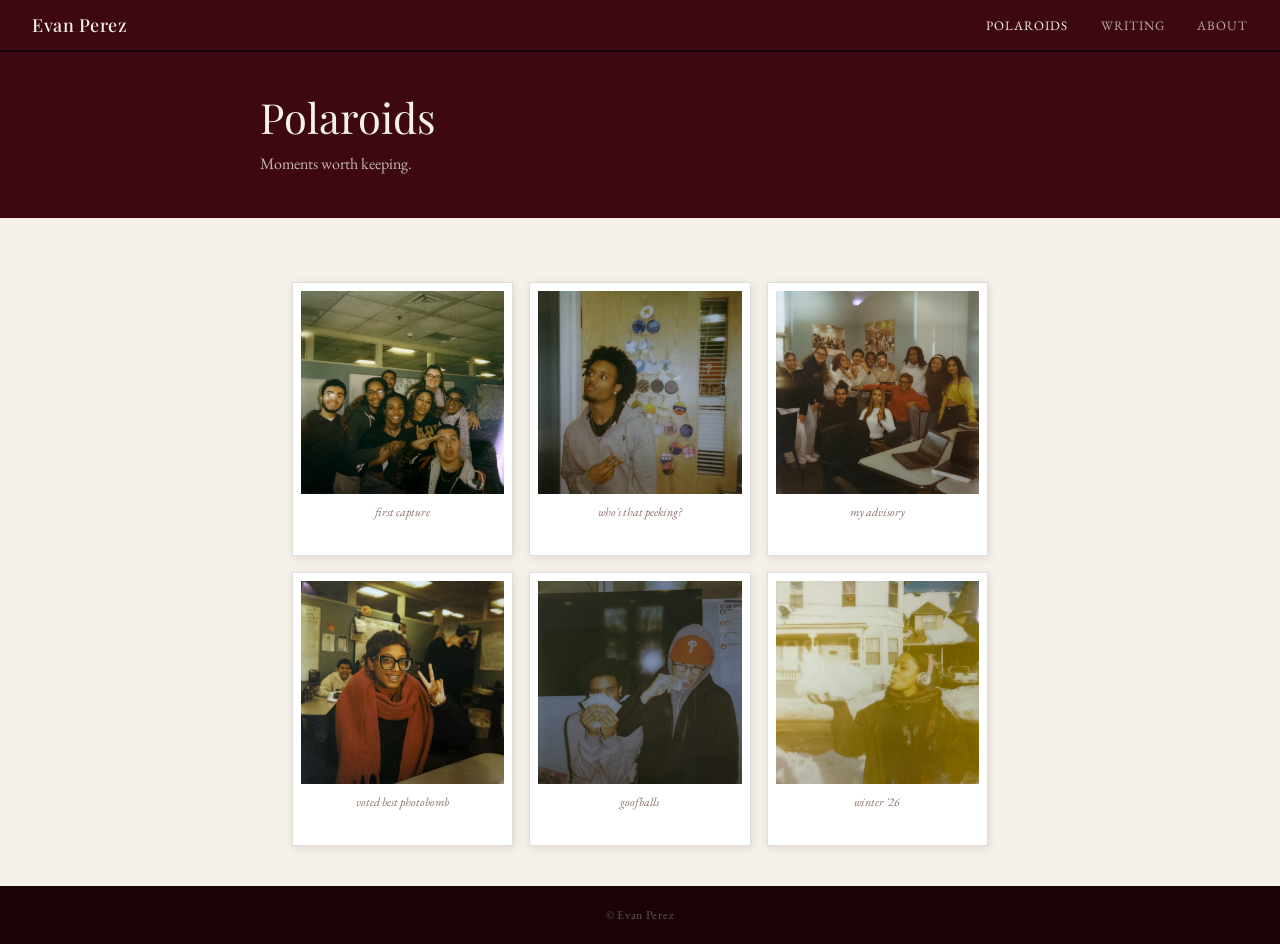
<file: polaroids.html>
<!DOCTYPE html>
<html lang="en">
<head>
  <meta charset="UTF-8" />
  <meta name="viewport" content="width=device-width, initial-scale=1.0" />
  <title>Polaroids — Evan Perez</title>
  <link rel="preconnect" href="https://fonts.googleapis.com" />
  <link href="https://fonts.googleapis.com/css2?family=Playfair+Display:ital,wght@0,400;0,500;1,400&family=EB+Garamond:ital,wght@0,400;0,500;1,400&display=swap" rel="stylesheet" />
  <link rel="stylesheet" href="style.css" />
</head>
<body>

  <nav>
    <a href="index.html" class="wordmark">Evan Perez</a>
    <ul>
      <li><a href="polaroids.html" class="active">Polaroids</a></li>
      <li><a href="research.html">Writing</a></li>
      <li><a href="index.html#about">About</a></li>
    </ul>
  </nav>

  <div class="page-header">
    <div class="page-header-inner">
      <h1>Polaroids</h1>
      <p>Moments worth keeping.</p>
    </div>
  </div>

  <div class="page">
    <section>
      <!--
        HOW TO ADD PHOTOS:
        1. Create a folder called "images" in your site folder
        2. Drop your photo files in there (e.g. photo1.jpg, photo2.jpg)
        3. Replace each <div class="placeholder">...</div> with:
           <img src="images/your-photo-name.jpg" alt="your caption">
        4. Update the caption text in the <span> below each polaroid
      -->
      <div class="photo-grid">

        <div class="polaroid">
          <img src="polaroids/first polaroid.JPG" alt="first capture">
          <span>first capture</span>
        </div>

        <div class="polaroid">
          <img src="polaroids/whos that in the window.JPG" alt="window">
          <span>who's that peeking?</span>
        </div>

        <div class="polaroid">
          <img src="polaroids/advisory.JPG" alt="advisory">
          <span>my advisory</span>
        </div>

        <div class="polaroid">
          <img src="polaroids/layla.JPG" alt="layla">
          <span>voted best photobomb</span>
        </div>

        <div class="polaroid">
          <img src="polaroids/dayzone & marcel.JPG" alt="goofballs">
          <span>goofballs</span>
        </div>

        <div class="polaroid">
          <img src="polaroids/winter 26.JPG" alt="winter '26">
          <span>winter '26</span>
        </div>

      </div>
    </section>
  </div>

  <footer>© Evan Perez</footer>

</body>
</html>
</file>
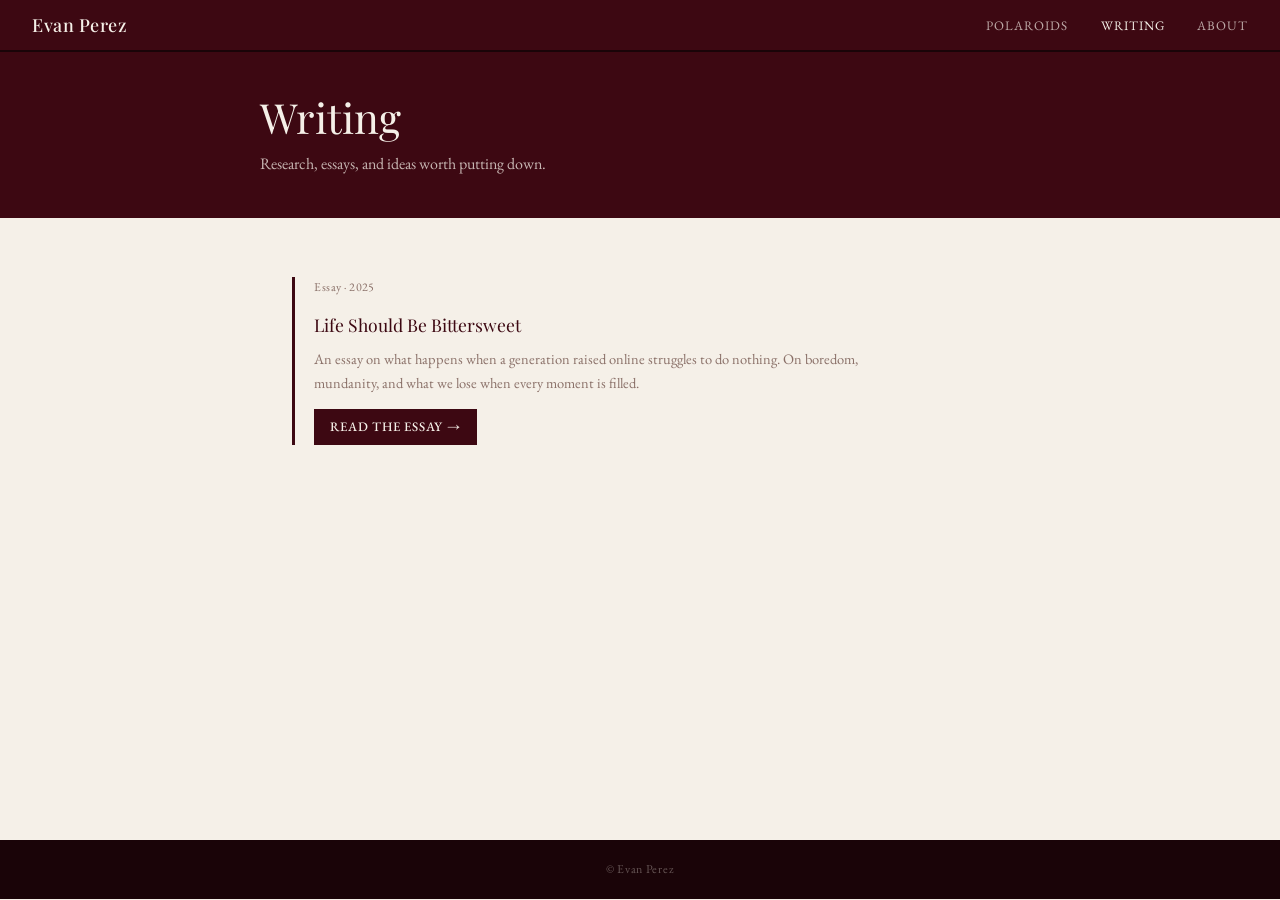
<file: research.html>
<!DOCTYPE html>
<html lang="en">
<head>
  <meta charset="UTF-8" />
  <meta name="viewport" content="width=device-width, initial-scale=1.0" />
  <title>Writing — Evan Perez</title>
  <link rel="preconnect" href="https://fonts.googleapis.com" />
  <link href="https://fonts.googleapis.com/css2?family=Playfair+Display:ital,wght@0,400;0,500;1,400&family=EB+Garamond:ital,wght@0,400;0,500;1,400&display=swap" rel="stylesheet" />
  <link rel="stylesheet" href="style.css" />
</head>
<body>

  <nav>
    <a href="index.html" class="wordmark">Evan Perez</a>
    <ul>
      <li><a href="polaroids.html">Polaroids</a></li>
      <li><a href="research.html" class="active">Writing</a></li>
      <li><a href="index.html#about">About</a></li>
    </ul>
  </nav>

  <div class="page-header">
    <div class="page-header-inner">
      <h1>Writing</h1>
      <p>Research, essays, and ideas worth putting down.</p>
    </div>
  </div>

  <div class="page" style="min-height: calc(100vh - 52px - 120px - 106px);">
    <section>
      <div class="paper-block">
        <div class="meta">Essay · 2025</div>
        <h3>Life Should Be Bittersweet</h3>
        <p>An essay on what happens when a generation raised online struggles to do nothing. On boredom, mundanity, and what we lose when every moment is filled.</p>
        <a class="read-link" href="bittersweet.html">Read the essay →</a>
      </div>
    </section>
  </div>

  <footer>© Evan Perez</footer>

</body>
</html>
</file>
<file: style.css>
*, *::before, *::after { box-sizing: border-box; margin: 0; padding: 0; }

:root {
  --cream: #F5F0E8;
  --maroon: #3D0812;
  --maroon-mid: #5C1020;
  --maroon-light: #7A1A2E;
  --ink: #1A0A0C;
  --muted: #8A7068;
  --rule: 1.5px solid var(--maroon);
}

body {
  font-family: 'EB Garamond', Georgia, serif;
  background: var(--cream);
  color: var(--ink);
  font-size: 16px;
  line-height: 1.7;
}

/* NAV */
nav {
  background: var(--maroon);
  color: var(--cream);
  padding: 0 2rem;
  display: flex;
  align-items: center;
  justify-content: space-between;
  height: 52px;
  border-bottom: 2px solid #1A0408;
}

nav .wordmark {
  font-family: 'Playfair Display', Georgia, serif;
  font-size: 18px;
  font-weight: 500;
  letter-spacing: 0.03em;
  color: var(--cream);
  text-decoration: none;
}

nav ul {
  list-style: none;
  display: flex;
  gap: 2rem;
}

nav ul li a {
  color: rgba(245,240,232,0.7);
  text-decoration: none;
  font-size: 13px;
  letter-spacing: 0.08em;
  text-transform: uppercase;
  font-family: 'EB Garamond', serif;
  transition: color 0.15s;
}

nav ul li a:hover,
nav ul li a.active { color: var(--cream); }

/* HERO */
.hero {
  background: var(--maroon);
  color: var(--cream);
  padding: 4rem 2rem 3.5rem;
  border-bottom: var(--rule);
}

.hero-inner {
  max-width: 760px;
  margin: 0 auto;
}

.hero h1 {
  font-family: 'Playfair Display', Georgia, serif;
  font-size: clamp(2.2rem, 5vw, 3.4rem);
  font-weight: 400;
  line-height: 1.15;
  margin-bottom: 1rem;
}

.hero p {
  font-size: 18px;
  color: rgba(245,240,232,0.8);
  max-width: 520px;
  line-height: 1.7;
}

/* PAGE HEADER (inner pages) */
.page-header {
  background: var(--maroon);
  color: var(--cream);
  padding: 2.5rem 2rem;
  border-bottom: var(--rule);
}

.page-header-inner {
  max-width: 760px;
  margin: 0 auto;
}

.page-header h1 {
  font-family: 'Playfair Display', Georgia, serif;
  font-size: clamp(1.8rem, 4vw, 2.6rem);
  font-weight: 400;
  line-height: 1.2;
}

.page-header p {
  font-size: 16px;
  color: rgba(245,240,232,0.75);
  margin-top: 0.5rem;
  max-width: 480px;
}

/* MAIN LAYOUT */
.page {
  max-width: 760px;
  margin: 0 auto;
  padding: 0 2rem;
}

/* SECTIONS */
section {
  padding: 2.5rem 0;
  border-bottom: var(--rule);
}

section:last-child { border-bottom: none; }

.section-label {
  font-size: 11px;
  letter-spacing: 0.14em;
  text-transform: uppercase;
  color: var(--maroon);
  font-family: 'EB Garamond', serif;
  font-weight: 500;
  margin-bottom: 1.2rem;
}

section h2 {
  font-family: 'Playfair Display', Georgia, serif;
  font-size: 1.5rem;
  font-weight: 400;
  margin-bottom: 0.6rem;
  color: var(--maroon);
}

section p {
  color: var(--ink);
  font-size: 16px;
  max-width: 580px;
}

/* PROJECT LIST */
.project-list {
  display: flex;
  flex-direction: column;
  margin-top: 1rem;
}

.project-item {
  display: flex;
  align-items: baseline;
  justify-content: space-between;
  padding: 0.8rem 0;
  border-bottom: 0.5px solid rgba(61,8,18,0.2);
  text-decoration: none;
  color: var(--ink);
  transition: color 0.15s;
}

.project-item:first-child { border-top: 0.5px solid rgba(61,8,18,0.2); }
.project-item:hover { color: var(--maroon); }

.project-item .proj-title {
  font-family: 'Playfair Display', serif;
  font-size: 17px;
}

.project-item .proj-desc {
  font-size: 14px;
  color: var(--muted);
  margin-top: 2px;
}

.project-item .proj-arrow {
  font-size: 14px;
  color: var(--maroon);
  flex-shrink: 0;
  margin-left: 1rem;
}

.project-item-inner { flex: 1; }

/* POLAROID GRID */
.photo-grid {
  display: grid;
  grid-template-columns: repeat(3, 1fr);
  gap: 16px;
  margin-top: 1.5rem;
}

.polaroid {
  background: #fff;
  padding: 8px 8px 32px;
  border: 0.5px solid #ddd;
  box-shadow: 1px 2px 8px rgba(61,8,18,0.1);
}

.polaroid img {
  width: 100%;
  aspect-ratio: 1;
  object-fit: cover;
  display: block;
}

.polaroid .placeholder {
  width: 100%;
  aspect-ratio: 1;
  background: rgba(61,8,18,0.08);
  display: flex;
  align-items: center;
  justify-content: center;
  font-size: 12px;
  color: var(--muted);
  font-style: italic;
}

.polaroid span {
  display: block;
  text-align: center;
  font-size: 12px;
  color: var(--muted);
  margin-top: 8px;
  font-style: italic;
}

/* PAPER BLOCK */
.paper-block {
  margin-top: 1.2rem;
  border-left: 3px solid var(--maroon);
  padding-left: 1.2rem;
}

.paper-block h3 {
  font-family: 'Playfair Display', serif;
  font-size: 1.1rem;
  font-weight: 400;
  margin-bottom: 0.4rem;
  color: var(--maroon);
}

.paper-block p {
  font-size: 14.5px;
  color: var(--muted);
  margin-bottom: 0.8rem;
}

.paper-block .meta {
  font-size: 12px;
  color: var(--muted);
  letter-spacing: 0.04em;
  margin-bottom: 0.8rem;
}

.read-link {
  display: inline-block;
  font-size: 13px;
  letter-spacing: 0.06em;
  text-transform: uppercase;
  color: var(--cream);
  background: var(--maroon);
  text-decoration: none;
  font-weight: 500;
  padding: 0.45rem 1rem;
}

.read-link:hover { background: var(--maroon-mid); }

/* ABOUT BLOCK */
.about-section {
  background: var(--maroon);
  color: var(--cream);
  margin: 0 -2rem;
  padding: 2.5rem 2rem;
}

.about-section .section-label { color: rgba(245,240,232,0.55); }

.about-section h2 {
  color: var(--cream);
  font-family: 'Playfair Display', serif;
  font-size: 1.5rem;
  font-weight: 400;
  margin-bottom: 0.6rem;
}

.about-section p {
  color: rgba(245,240,232,0.82);
  max-width: 560px;
}

/* FOOTER */
footer {
  background: #1A0408;
  color: rgba(245,240,232,0.35);
  text-align: center;
  font-size: 12px;
  letter-spacing: 0.06em;
  padding: 1.2rem 2rem;
}

/* WORK PAGE */
.work-block {
  padding: 2rem 0;
  border-bottom: var(--rule);
}

.work-block:last-child { border-bottom: none; }

.work-block h2 {
  font-family: 'Playfair Display', serif;
  font-size: 1.4rem;
  font-weight: 400;
  color: var(--maroon);
  margin-bottom: 0.5rem;
}

.work-block .tag {
  display: inline-block;
  font-size: 11px;
  letter-spacing: 0.1em;
  text-transform: uppercase;
  color: var(--maroon);
  border: 0.5px solid var(--maroon);
  padding: 2px 8px;
  margin-bottom: 0.8rem;
}

.work-block p {
  font-size: 16px;
  max-width: 580px;
  margin-bottom: 1rem;
  color: var(--ink);
}

.work-link {
  font-size: 13px;
  letter-spacing: 0.06em;
  text-transform: uppercase;
  color: var(--maroon);
  text-decoration: none;
  font-weight: 500;
}

.work-link:hover { text-decoration: underline; }
</file>
